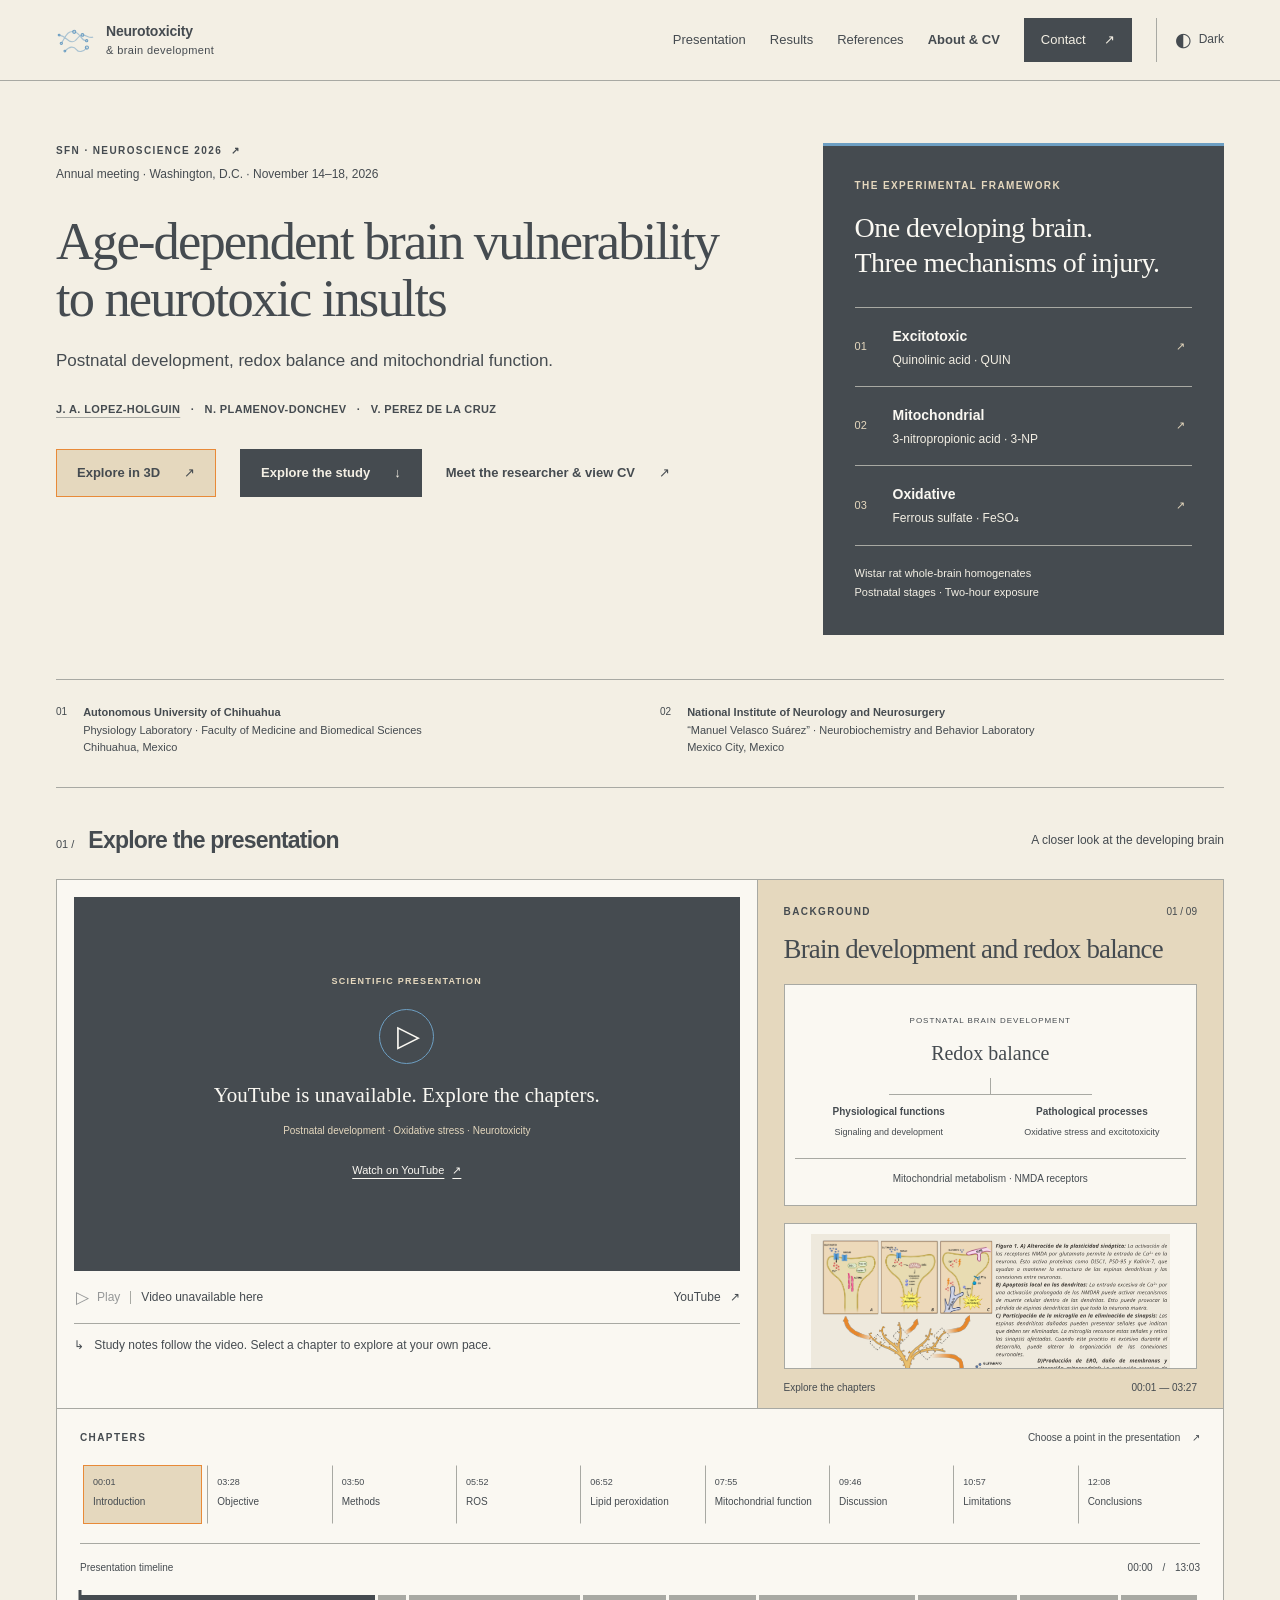
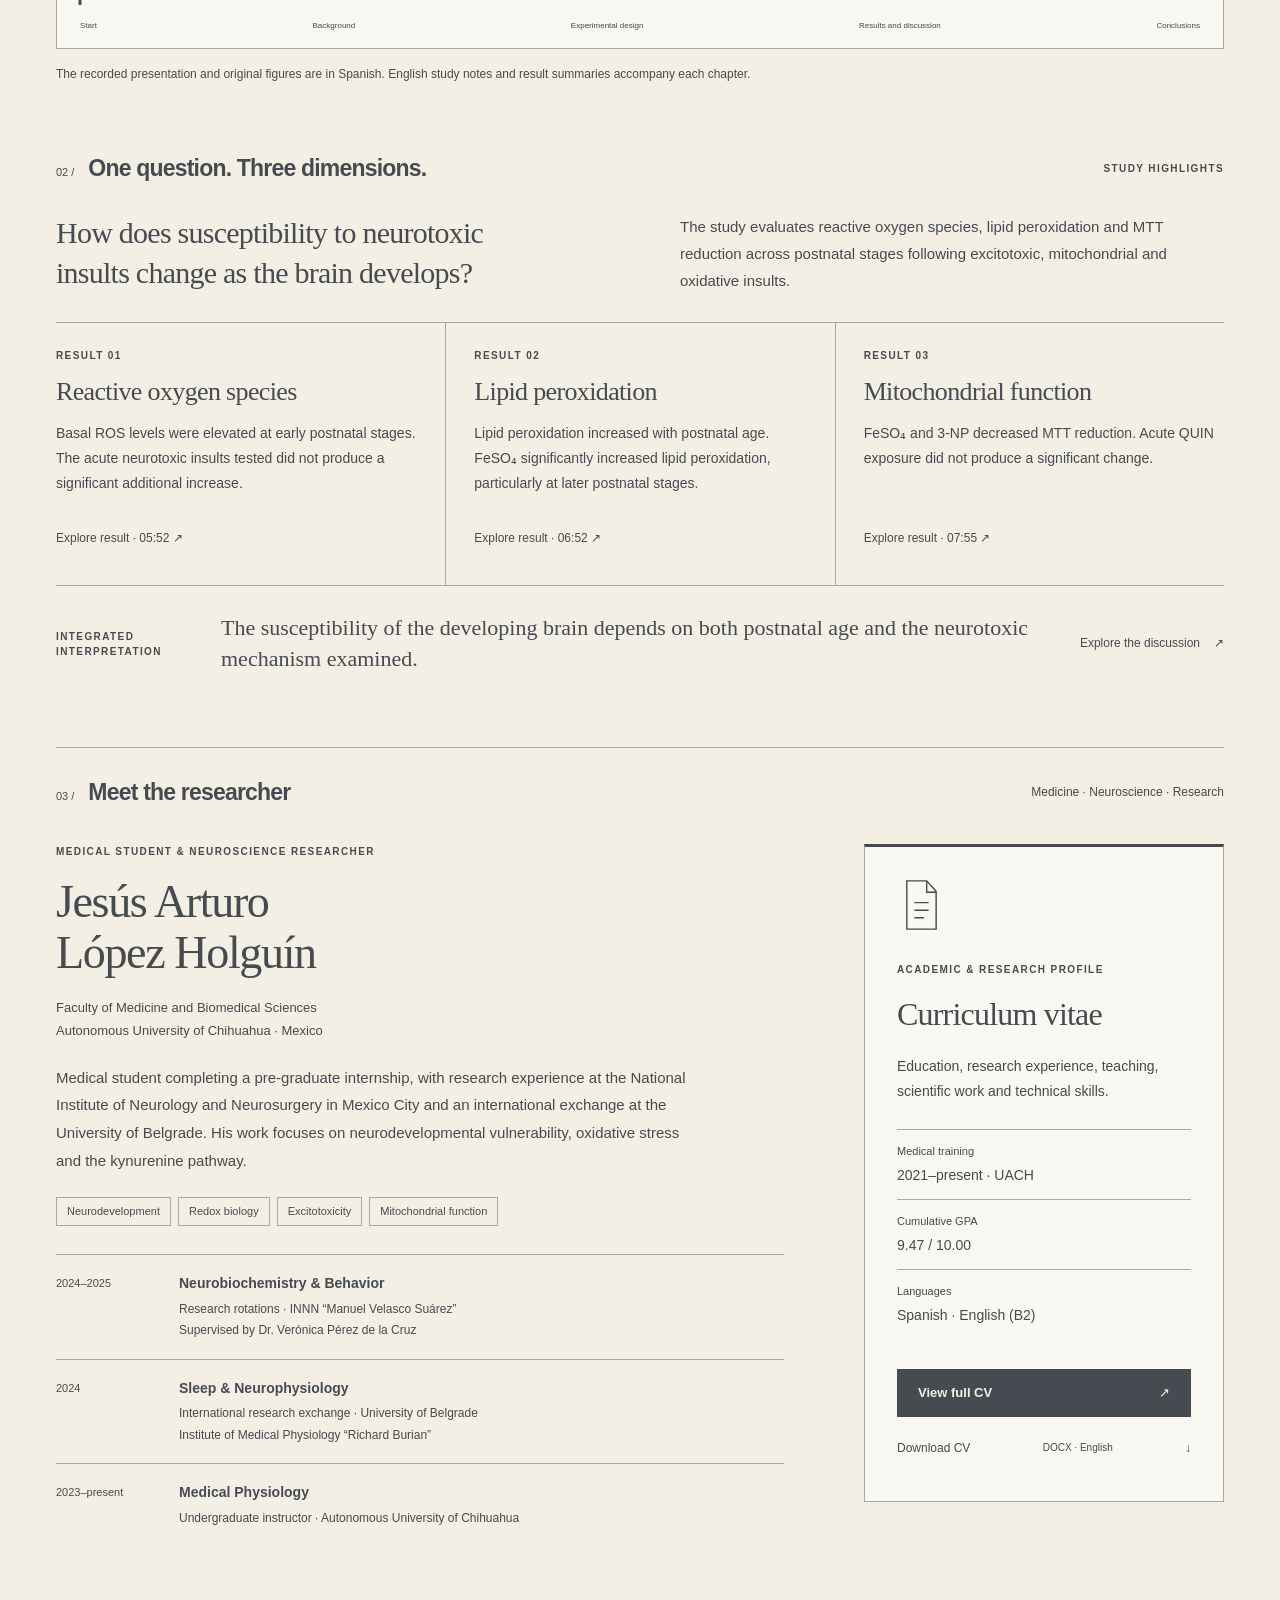
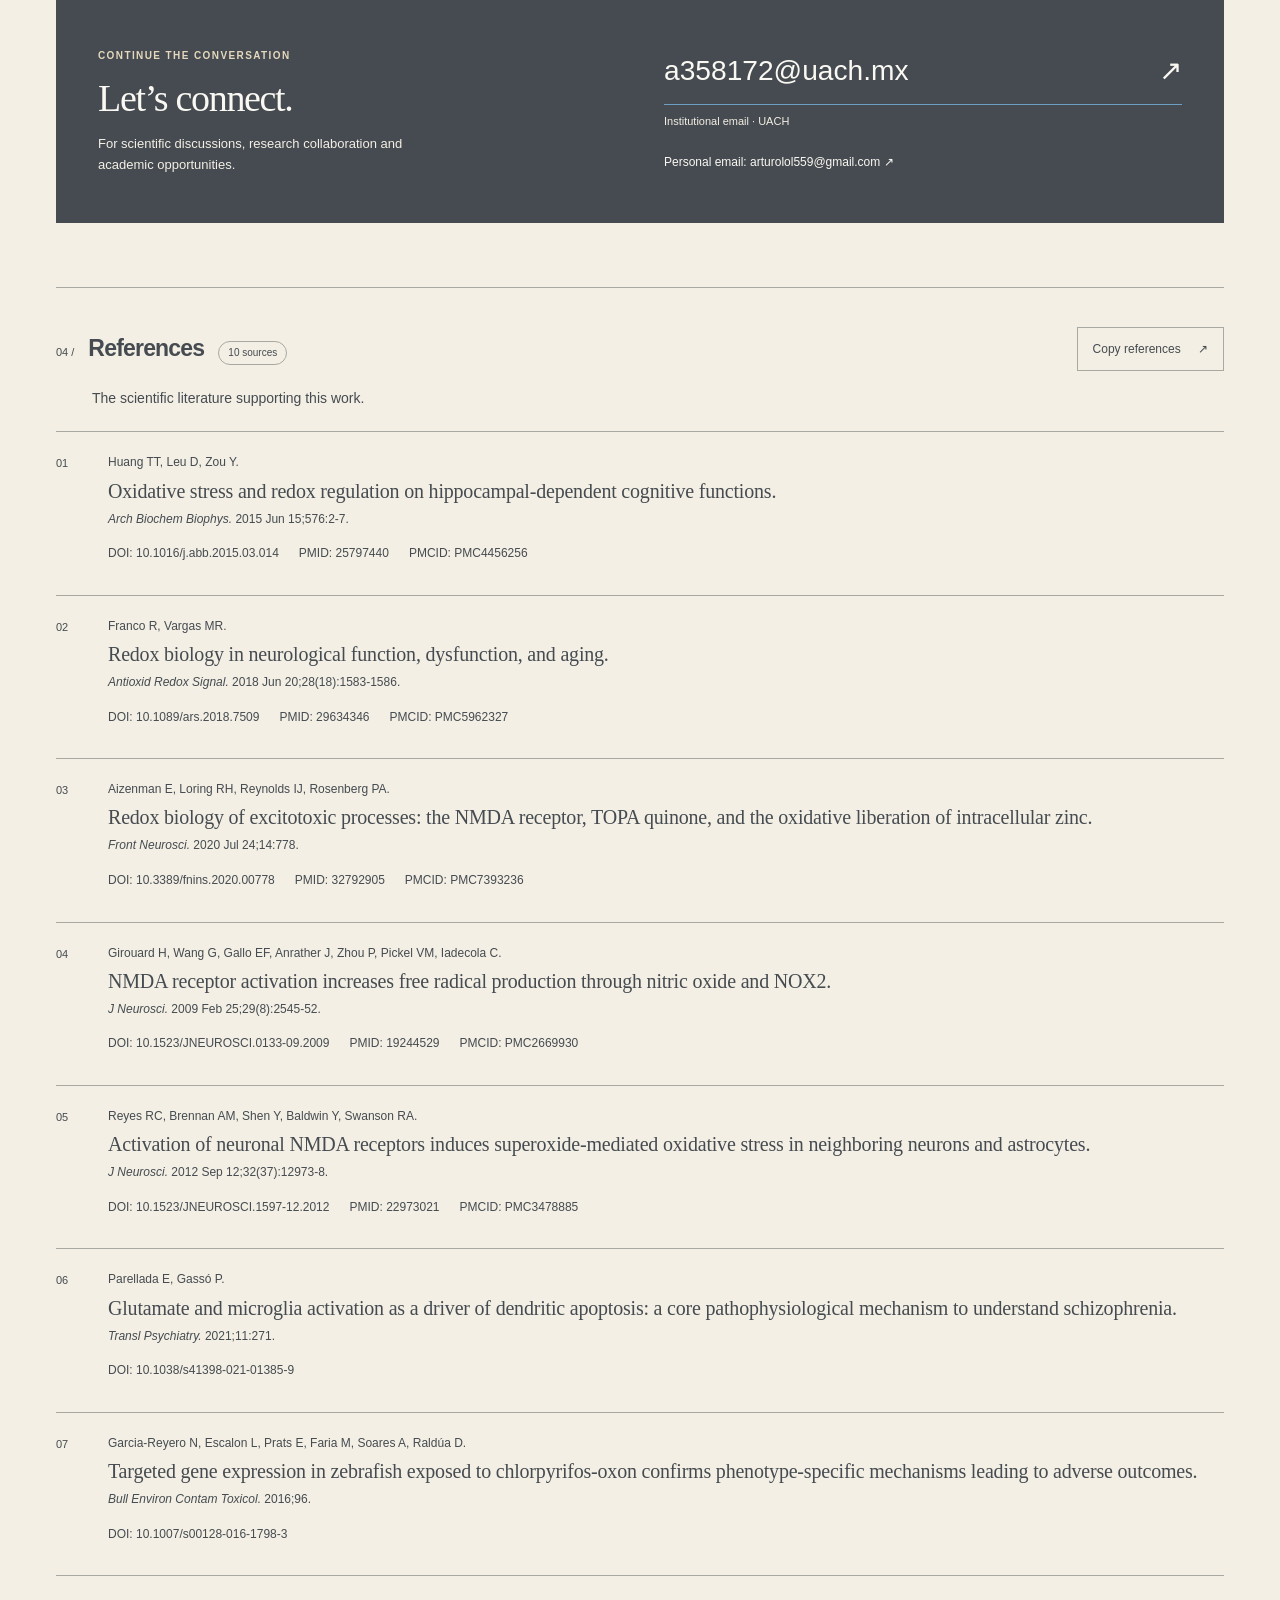
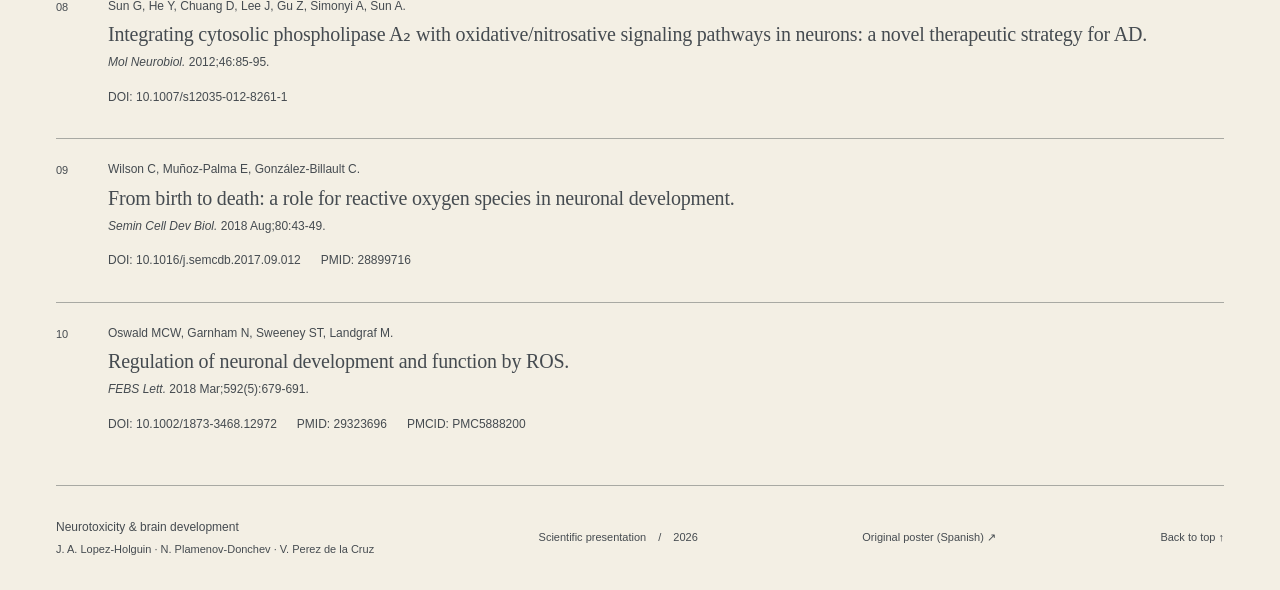
<file: index.html>
<!doctype html>
<html lang="en">
<head>
  <meta charset="utf-8">
  <meta name="viewport" content="width=device-width, initial-scale=1">
  <meta name="description" content="Age-dependent brain vulnerability to neurotoxic insults. Interactive scientific presentation with video, synchronized results and supporting references.">
  <meta name="referrer" content="strict-origin-when-cross-origin">
  <meta property="og:type" content="website">
  <meta property="og:locale" content="en_US">
  <meta property="og:title" content="Age-dependent brain vulnerability to neurotoxic insults">
  <meta property="og:description" content="Postnatal development, redox balance and susceptibility to neurotoxic insults. Explore the study and meet researcher Jesús Arturo López Holguín.">
  <meta name="theme-color" content="#F3EFE4">
  <title>Brain Development & Neurotoxicity | Arturo López Holguín · SfN 2026</title>
  <link rel="icon" href="data:image/svg+xml,%3Csvg xmlns='http://www.w3.org/2000/svg' viewBox='0 0 40 40'%3E%3Crect width='40' height='40' rx='8' fill='%23454B50'/%3E%3Cpath d='M10 29V11l20 18V11' stroke='%23FAF8F2' stroke-width='3' fill='none'/%3E%3C/svg%3E">
  <link rel="stylesheet" href="style.css?v=20261015-palette">
  <script src="script.js?v=20261015-palette" defer></script>
</head>
<body>
  <a class="skip-link" href="#presentation">Skip to the presentation</a>
  <header class="site-header">
    <div class="container header-inner">
      <a class="brand" href="#top" aria-label="Neurotoxicity and brain development. Home">
        <svg class="neural-mark" viewBox="0 0 180 180" aria-hidden="true"><g fill="none" stroke="currentColor" stroke-width="5"><path d="M24 105C43 76 50 46 82 53s31 45 56 40M14 68c34 5 34 29 58 30s25-32 47-31 31 18 48 9M40 140c22-25 42-21 52-7s31 11 47-9" opacity=".55"/><circle cx="24" cy="105" r="5"/><circle cx="82" cy="53" r="7"/><circle cx="138" cy="93" r="5"/><circle cx="14" cy="68" r="4"/><circle cx="119" cy="67" r="6"/><circle cx="40" cy="140" r="4"/><circle cx="139" cy="124" r="7"/></g></svg>
        <span>Neurotoxicity <span class="brand-secondary">& brain development</span></span>
      </a>
      <nav class="top-nav" aria-label="Main navigation">
        <a href="#presentation">Presentation</a>
        <a href="#results">Results</a>
        <a href="#references">References</a>
        <a class="profile-nav" href="#about">About &amp; CV</a>
        <a class="contact-nav" href="#contact">Contact <span aria-hidden="true">↗</span></a>
      </nav>
      <button id="themeButton" class="theme-button" type="button" aria-label="Switch to dark mode"><span class="theme-symbol" aria-hidden="true">◐</span><span class="theme-label">Dark</span></button>
    </div>
  </header>

  <main id="top" class="container">
    <section class="hero" aria-labelledby="project-title">
      <div class="hero-heading">
        <a class="eyebrow meeting-link" href="https://www.sfn.org/meetings/neuroscience-2026" target="_blank" rel="noopener noreferrer">SfN · Neuroscience 2026 <span aria-hidden="true">↗</span></a>
        <p class="meeting-detail">Annual meeting · Washington, D.C. · November 14–18, 2026</p>
        <h1 id="project-title"><em>Age-dependent</em> brain vulnerability to neurotoxic insults</h1>
        <p class="hero-description">Postnatal development, redox balance and mitochondrial function.</p>
        <p class="project-authors"><a href="#about" aria-label="About Jesús Arturo López Holguín">J. A. LOPEZ-HOLGUIN</a> <span>·</span> N. PLAMENOV-DONCHEV <span>·</span> V. PEREZ DE LA CRUZ</p>
        <div class="hero-actions"><a class="primary-button experience-button" href="https://a358172-creator.github.io/qr/" target="_blank" rel="noopener noreferrer" aria-describedby="experience-description">Explore in 3D <span aria-hidden="true">↗</span></a><a class="primary-button" href="#presentation">Explore the study <span aria-hidden="true">↓</span></a><a class="text-button" href="#about">Meet the researcher &amp; view CV <span aria-hidden="true">↗</span></a></div>
        <p id="experience-description" class="sr-only">Explore interactive 3D models of pathophysiology and experimental design. Opens in a new tab.</p>
      </div>
      <aside class="study-framework" aria-labelledby="framework-title">
        <p class="eyebrow">The experimental framework</p>
        <h2 id="framework-title">One developing brain.<br>Three mechanisms of injury.</h2>
        <ol class="framework-list">
          <li><span>01</span><div><strong>Excitotoxic</strong><p>Quinolinic acid · QUIN</p></div><span aria-hidden="true">↗</span></li>
          <li><span>02</span><div><strong>Mitochondrial</strong><p>3-nitropropionic acid · 3-NP</p></div><span aria-hidden="true">↗</span></li>
          <li><span>03</span><div><strong>Oxidative</strong><p>Ferrous sulfate · FeSO₄</p></div><span aria-hidden="true">↗</span></li>
        </ol>
        <p class="framework-footnote">Wistar rat whole-brain homogenates<br>Postnatal stages · Two-hour exposure</p>
      </aside>
      <div class="affiliations">
        <p><span class="affiliation-number">01</span><span><strong>Autonomous University of Chihuahua</strong><br>Physiology Laboratory · Faculty of Medicine and Biomedical Sciences<br>Chihuahua, Mexico</span></p>
        <p><span class="affiliation-number">02</span><span><strong>National Institute of Neurology and Neurosurgery</strong><br>“Manuel Velasco Suárez” · Neurobiochemistry and Behavior Laboratory<br>Mexico City, Mexico</span></p>
      </div>
    </section>

    <section id="presentation" class="presentation" aria-labelledby="presentation-title">
      <div class="section-heading">
        <div class="heading-group"><span class="section-number">01 /</span><h2 id="presentation-title">Explore the presentation</h2></div>
        <p class="section-note">A closer look at the developing brain</p>
      </div>
      <div class="presentation-workspace">
        <div class="media-column">
          <div class="video-frame" id="video-frame" aria-busy="true">
            <div id="youtube-player"></div>
            <div id="video-placeholder" class="video-placeholder" role="status">
              <span class="eyebrow" lang="en">Scientific presentation</span>
              <span class="placeholder-play" aria-hidden="true">▷</span>
              <p id="video-status">Loading the presentation…</p>
              <span class="video-placeholder-note">Postnatal development · Oxidative stress · Neurotoxicity</span>
              <a class="placeholder-link" data-video-link href="https://www.youtube.com/watch?v=DtUZBM2LZTA" target="_blank" rel="noopener noreferrer">Watch on YouTube <span aria-hidden="true">↗</span></a>
            </div>
          </div>
          <div class="video-toolbar">
            <div class="playback-info"><button id="playButton" class="play-button" type="button" disabled aria-label="Play video"><span id="play-icon" aria-hidden="true">▷</span><span id="play-label">Play</span></button><span class="toolbar-divider" aria-hidden="true"></span><span id="playback-status" role="status">Connecting to YouTube</span></div>
            <a data-video-link href="https://www.youtube.com/watch?v=DtUZBM2LZTA" target="_blank" rel="noopener noreferrer" aria-label="Open the presentation on YouTube in a new tab">YouTube <span aria-hidden="true">↗</span></a>
          </div>
          <p class="presentation-hint"><span aria-hidden="true">↳</span> Study notes follow the video. Select a chapter to explore at your own pace.</p>
        </div>
        <aside class="active-panel" aria-labelledby="active-title">
          <div class="panel-topline"><p id="active-eyebrow" class="eyebrow">Background</p><span id="active-index" class="panel-index">01 / 09</span></div>
          <div id="active-content" class="active-content" tabindex="0" role="region" aria-labelledby="active-title"><h3 id="active-title">Brain development and redox balance</h3><p>Explore the role of reactive oxygen species throughout postnatal development.</p></div>
          <div class="panel-bottomline"><span id="panel-mode"><span class="status-dot" aria-hidden="true"></span> Chapter content</span><span id="active-time">00:01 — 03:27</span></div>
        </aside>
      </div>
      <p id="chapter-announcement" class="sr-only" role="status" aria-live="polite" aria-atomic="true"></p>
      <div class="presentation-navigation">
        <div class="chapters-heading"><span class="eyebrow">Chapters</span><span class="navigation-hint">Choose a point in the presentation <span aria-hidden="true">↗</span></span></div>
        <nav id="chapters" class="chapters" aria-label="Presentation chapters"></nav>
        <div class="timeline-area">
          <div class="timeline-heading"><label for="timeline-seek">Presentation timeline</label><span class="timecode"><span id="current-time">00:00</span> <span class="time-separator">/</span> <span id="total-time">13:03</span></span></div>
          <div class="timeline-control" id="timeline-control">
            <div id="timeline-segments" class="timeline-segments" aria-hidden="true"></div>
            <div id="timeline-progress" class="timeline-progress" aria-hidden="true"></div>
            <div id="timeline-position" class="timeline-position" aria-hidden="true"></div>
            <input id="timeline-seek" class="timeline-seek" type="range" min="0" max="783" value="0" step="1" aria-label="Video position" aria-valuetext="00:00, Introduction">
          </div>
          <div class="timeline-labels" aria-hidden="true"><span>Start</span><span>Background</span><span>Experimental design</span><span>Results and discussion</span><span>Conclusions</span></div>
        </div>
      </div>
      <p class="source-language-note">The recorded presentation and original figures are in Spanish. English study notes and result summaries accompany each chapter.</p>
      <noscript><p class="noscript-message">Enable JavaScript to synchronize the video and explore the chapters. You can <a href="https://www.youtube.com/watch?v=DtUZBM2LZTA">watch the presentation on YouTube</a> and read all references below.</p></noscript>
    </section>

    <section id="results" class="results-section" aria-labelledby="results-title">
      <div class="section-heading"><div class="heading-group"><span class="section-number">02 /</span><h2 id="results-title">One question. Three dimensions.</h2></div><span class="eyebrow">Study highlights</span></div>
      <div class="study-overview"><p class="study-question">How does susceptibility to neurotoxic insults change as the brain develops?</p><p>The study evaluates reactive oxygen species, lipid peroxidation and MTT reduction across postnatal stages following excitotoxic, mitochondrial and oxidative insults.</p></div>
      <div id="result-summaries" class="result-summaries"></div>
      <div class="study-takeaway"><span class="eyebrow">Integrated interpretation</span><p lang="en">The susceptibility of the developing brain depends on both postnatal age and the neurotoxic mechanism examined.</p><a href="#presentation" data-section="discussion">Explore the discussion <span aria-hidden="true">↗</span></a></div>
    </section>

    <section id="about" class="about-section" aria-labelledby="about-title">
      <div class="section-heading"><div class="heading-group"><span class="section-number">03 /</span><h2 id="about-title">Meet the researcher</h2></div><p class="section-note">Medicine · Neuroscience · Research</p></div>
      <div class="profile-layout">
        <div class="profile-copy">
          <p class="eyebrow">Medical student &amp; neuroscience researcher</p>
          <h3>Jesús Arturo<br>López Holguín</h3>
          <p class="profile-affiliation">Faculty of Medicine and Biomedical Sciences<br>Autonomous University of Chihuahua · Mexico</p>
          <p class="profile-bio">Medical student completing a pre-graduate internship, with research experience at the National Institute of Neurology and Neurosurgery in Mexico City and an international exchange at the University of Belgrade. His work focuses on neurodevelopmental vulnerability, oxidative stress and the kynurenine pathway.</p>
          <div class="profile-interests" aria-label="Selected research interests"><span>Neurodevelopment</span><span>Redox biology</span><span>Excitotoxicity</span><span>Mitochondrial function</span></div>
          <div class="profile-experience">
            <div><span class="experience-date">2024–2025</span><div><h4>Neurobiochemistry &amp; Behavior</h4><p>Research rotations · INNN “Manuel Velasco Suárez”<br>Supervised by Dr. Verónica Pérez de la Cruz</p></div></div>
            <div><span class="experience-date">2024</span><div><h4>Sleep &amp; Neurophysiology</h4><p>International research exchange · University of Belgrade<br>Institute of Medical Physiology “Richard Burian”</p></div></div>
            <div><span class="experience-date">2023–present</span><div><h4>Medical Physiology</h4><p>Undergraduate instructor · Autonomous University of Chihuahua</p></div></div>
          </div>
        </div>
        <aside class="cv-card" aria-labelledby="cv-card-title">
          <svg class="document-mark" viewBox="0 0 48 56" fill="none" aria-hidden="true"><path d="M9 2h21l10 11v40H9zM30 2v12h10M17 25h15M17 33h15M17 41h10" stroke="currentColor" stroke-width="1.5"/></svg>
          <p class="eyebrow">Academic &amp; research profile</p>
          <h3 id="cv-card-title">Curriculum vitae</h3>
          <p>Education, research experience, teaching, scientific work and technical skills.</p>
          <dl class="cv-highlights"><div><dt>Medical training</dt><dd>2021–present · UACH</dd></div><div><dt>Cumulative GPA</dt><dd>9.47 / 10.00</dd></div><div><dt>Languages</dt><dd>Spanish · English (B2)</dd></div></dl>
          <a class="primary-button" href="cv.html">View full CV <span aria-hidden="true">↗</span></a>
          <a class="download-link" href="assets/CV_Arturo_Lopez_EN.docx" download>Download CV <span class="file-type">DOCX · English</span><span aria-hidden="true">↓</span></a>
        </aside>
      </div>
    </section>

    <section id="contact" class="contact-section" aria-labelledby="contact-title">
      <div class="contact-copy"><p class="eyebrow">Continue the conversation</p><h2 id="contact-title">Let’s connect.</h2><p>For scientific discussions, research collaboration and academic opportunities.</p></div>
      <div class="contact-details"><a class="contact-email" href="mailto:a358172@uach.mx">a358172@uach.mx <span aria-hidden="true">↗</span></a><p>Institutional email · UACH</p><a class="secondary-email" href="mailto:arturolol559@gmail.com">Personal email: arturolol559@gmail.com <span aria-hidden="true">↗</span></a></div>
    </section>

    <section id="references" class="references-section" aria-labelledby="references-title">
      <div class="section-heading references-heading"><div class="heading-group"><span class="section-number">04 /</span><h2 id="references-title">References</h2><span id="count" class="count">10 sources</span></div><button id="copyButton" type="button" class="outline-button">Copy references <span aria-hidden="true">↗</span></button></div>
      <p class="references-intro">The scientific literature supporting this work.</p>
      <div class="references" id="reference-list">
        <!-- All ten references remain accessible without JavaScript. -->
        <article class="reference">
          <span class="ref-number">01</span>
          <div class="reference-body"><p class="authors">Huang TT, Leu D, Zou Y.</p><h3 class="title">Oxidative stress and redox regulation on hippocampal-dependent cognitive functions.</h3><p class="citation"><i>Arch Biochem Biophys.</i> 2015 Jun 15;576:2-7.</p><nav class="links" aria-label="Links for reference 1"><a href="https://doi.org/10.1016/j.abb.2015.03.014" target="_blank" rel="noopener noreferrer">DOI: 10.1016/j.abb.2015.03.014</a> <a href="https://pubmed.ncbi.nlm.nih.gov/25797440/" target="_blank" rel="noopener noreferrer">PMID: 25797440</a> <a href="https://pmc.ncbi.nlm.nih.gov/articles/PMC4456256/" target="_blank" rel="noopener noreferrer">PMCID: PMC4456256</a></nav></div>
        </article>
        <article class="reference">
          <span class="ref-number">02</span>
          <div class="reference-body"><p class="authors">Franco R, Vargas MR.</p><h3 class="title">Redox biology in neurological function, dysfunction, and aging.</h3><p class="citation"><i>Antioxid Redox Signal.</i> 2018 Jun 20;28(18):1583-1586.</p><nav class="links" aria-label="Links for reference 2"><a href="https://doi.org/10.1089/ars.2018.7509" target="_blank" rel="noopener noreferrer">DOI: 10.1089/ars.2018.7509</a> <a href="https://pubmed.ncbi.nlm.nih.gov/29634346/" target="_blank" rel="noopener noreferrer">PMID: 29634346</a> <a href="https://pmc.ncbi.nlm.nih.gov/articles/PMC5962327/" target="_blank" rel="noopener noreferrer">PMCID: PMC5962327</a></nav></div>
        </article>
        <article class="reference">
          <span class="ref-number">03</span>
          <div class="reference-body"><p class="authors">Aizenman E, Loring RH, Reynolds IJ, Rosenberg PA.</p><h3 class="title">Redox biology of excitotoxic processes: the NMDA receptor, TOPA quinone, and the oxidative liberation of intracellular zinc.</h3><p class="citation"><i>Front Neurosci.</i> 2020 Jul 24;14:778.</p><nav class="links" aria-label="Links for reference 3"><a href="https://doi.org/10.3389/fnins.2020.00778" target="_blank" rel="noopener noreferrer">DOI: 10.3389/fnins.2020.00778</a> <a href="https://pubmed.ncbi.nlm.nih.gov/32792905/" target="_blank" rel="noopener noreferrer">PMID: 32792905</a> <a href="https://pmc.ncbi.nlm.nih.gov/articles/PMC7393236/" target="_blank" rel="noopener noreferrer">PMCID: PMC7393236</a></nav></div>
        </article>
        <article class="reference">
          <span class="ref-number">04</span>
          <div class="reference-body"><p class="authors">Girouard H, Wang G, Gallo EF, Anrather J, Zhou P, Pickel VM, Iadecola C.</p><h3 class="title">NMDA receptor activation increases free radical production through nitric oxide and NOX2.</h3><p class="citation"><i>J Neurosci.</i> 2009 Feb 25;29(8):2545-52.</p><nav class="links" aria-label="Links for reference 4"><a href="https://doi.org/10.1523/JNEUROSCI.0133-09.2009" target="_blank" rel="noopener noreferrer">DOI: 10.1523/JNEUROSCI.0133-09.2009</a> <a href="https://pubmed.ncbi.nlm.nih.gov/19244529/" target="_blank" rel="noopener noreferrer">PMID: 19244529</a> <a href="https://pmc.ncbi.nlm.nih.gov/articles/PMC2669930/" target="_blank" rel="noopener noreferrer">PMCID: PMC2669930</a></nav></div>
        </article>
        <article class="reference">
          <span class="ref-number">05</span>
          <div class="reference-body"><p class="authors">Reyes RC, Brennan AM, Shen Y, Baldwin Y, Swanson RA.</p><h3 class="title">Activation of neuronal NMDA receptors induces superoxide-mediated oxidative stress in neighboring neurons and astrocytes.</h3><p class="citation"><i>J Neurosci.</i> 2012 Sep 12;32(37):12973-8.</p><nav class="links" aria-label="Links for reference 5"><a href="https://doi.org/10.1523/JNEUROSCI.1597-12.2012" target="_blank" rel="noopener noreferrer">DOI: 10.1523/JNEUROSCI.1597-12.2012</a> <a href="https://pubmed.ncbi.nlm.nih.gov/22973021/" target="_blank" rel="noopener noreferrer">PMID: 22973021</a> <a href="https://pmc.ncbi.nlm.nih.gov/articles/PMC3478885/" target="_blank" rel="noopener noreferrer">PMCID: PMC3478885</a></nav></div>
        </article>
        <article class="reference">
          <span class="ref-number">06</span>
          <div class="reference-body"><p class="authors">Parellada E, Gassó P.</p><h3 class="title">Glutamate and microglia activation as a driver of dendritic apoptosis: a core pathophysiological mechanism to understand schizophrenia.</h3><p class="citation"><i>Transl Psychiatry.</i> 2021;11:271.</p><nav class="links" aria-label="Links for reference 6"><a href="https://doi.org/10.1038/s41398-021-01385-9" target="_blank" rel="noopener noreferrer">DOI: 10.1038/s41398-021-01385-9</a></nav></div>
        </article>
        <article class="reference">
          <span class="ref-number">07</span>
          <div class="reference-body"><p class="authors">Garcia-Reyero N, Escalon L, Prats E, Faria M, Soares A, Raldúa D.</p><h3 class="title">Targeted gene expression in zebrafish exposed to chlorpyrifos-oxon confirms phenotype-specific mechanisms leading to adverse outcomes.</h3><p class="citation"><i>Bull Environ Contam Toxicol.</i> 2016;96.</p><nav class="links" aria-label="Links for reference 7"><a href="https://doi.org/10.1007/s00128-016-1798-3" target="_blank" rel="noopener noreferrer">DOI: 10.1007/s00128-016-1798-3</a></nav></div>
        </article>
        <article class="reference">
          <span class="ref-number">08</span>
          <div class="reference-body"><p class="authors">Sun G, He Y, Chuang D, Lee J, Gu Z, Simonyi A, Sun A.</p><h3 class="title">Integrating cytosolic phospholipase A₂ with oxidative/nitrosative signaling pathways in neurons: a novel therapeutic strategy for AD.</h3><p class="citation"><i>Mol Neurobiol.</i> 2012;46:85-95.</p><nav class="links" aria-label="Links for reference 8"><a href="https://doi.org/10.1007/s12035-012-8261-1" target="_blank" rel="noopener noreferrer">DOI: 10.1007/s12035-012-8261-1</a></nav></div>
        </article>
        <article class="reference">
          <span class="ref-number">09</span>
          <div class="reference-body"><p class="authors">Wilson C, Muñoz-Palma E, González-Billault C.</p><h3 class="title">From birth to death: a role for reactive oxygen species in neuronal development.</h3><p class="citation"><i>Semin Cell Dev Biol.</i> 2018 Aug;80:43-49.</p><nav class="links" aria-label="Links for reference 9"><a href="https://doi.org/10.1016/j.semcdb.2017.09.012" target="_blank" rel="noopener noreferrer">DOI: 10.1016/j.semcdb.2017.09.012</a> <a href="https://pubmed.ncbi.nlm.nih.gov/28899716/" target="_blank" rel="noopener noreferrer">PMID: 28899716</a></nav></div>
        </article>
        <article class="reference">
          <span class="ref-number">10</span>
          <div class="reference-body"><p class="authors">Oswald MCW, Garnham N, Sweeney ST, Landgraf M.</p><h3 class="title">Regulation of neuronal development and function by ROS.</h3><p class="citation"><i>FEBS Lett.</i> 2018 Mar;592(5):679-691.</p><nav class="links" aria-label="Links for reference 10"><a href="https://doi.org/10.1002/1873-3468.12972" target="_blank" rel="noopener noreferrer">DOI: 10.1002/1873-3468.12972</a> <a href="https://pubmed.ncbi.nlm.nih.gov/29323696/" target="_blank" rel="noopener noreferrer">PMID: 29323696</a> <a href="https://pmc.ncbi.nlm.nih.gov/articles/PMC5888200/" target="_blank" rel="noopener noreferrer">PMCID: PMC5888200</a></nav></div>
        </article>
      </div>
    </section>
    <footer class="site-footer"><div><strong>Neurotoxicity & brain development</strong><span>J. A. Lopez-Holguin · N. Plamenov-Donchev · V. Perez de la Cruz</span></div><p><span lang="en">Scientific presentation</span> <span aria-hidden="true">/</span> 2026</p><a href="assets/poster.svg" target="_blank" rel="noopener noreferrer">Original poster (Spanish) ↗</a><a href="#top">Back to top ↑</a></footer>
  </main>

  <dialog id="figure-modal" class="figure-modal" aria-labelledby="modal-title" aria-describedby="modal-description">
    <div class="modal-shell"><div class="modal-header"><div><p class="eyebrow">Original study figure · Spanish</p><h2 id="modal-title"></h2></div><button id="modal-close" type="button" class="modal-close" aria-label="Close expanded figure" autofocus>×</button></div><div id="modal-visual" class="modal-visual"></div><p id="modal-description" class="modal-description">The video is paused. You can resume it after closing this figure.</p></div>
  </dialog>
  <div id="toast" class="toast" role="status" aria-live="polite"></div>
</body>
</html>
</file>
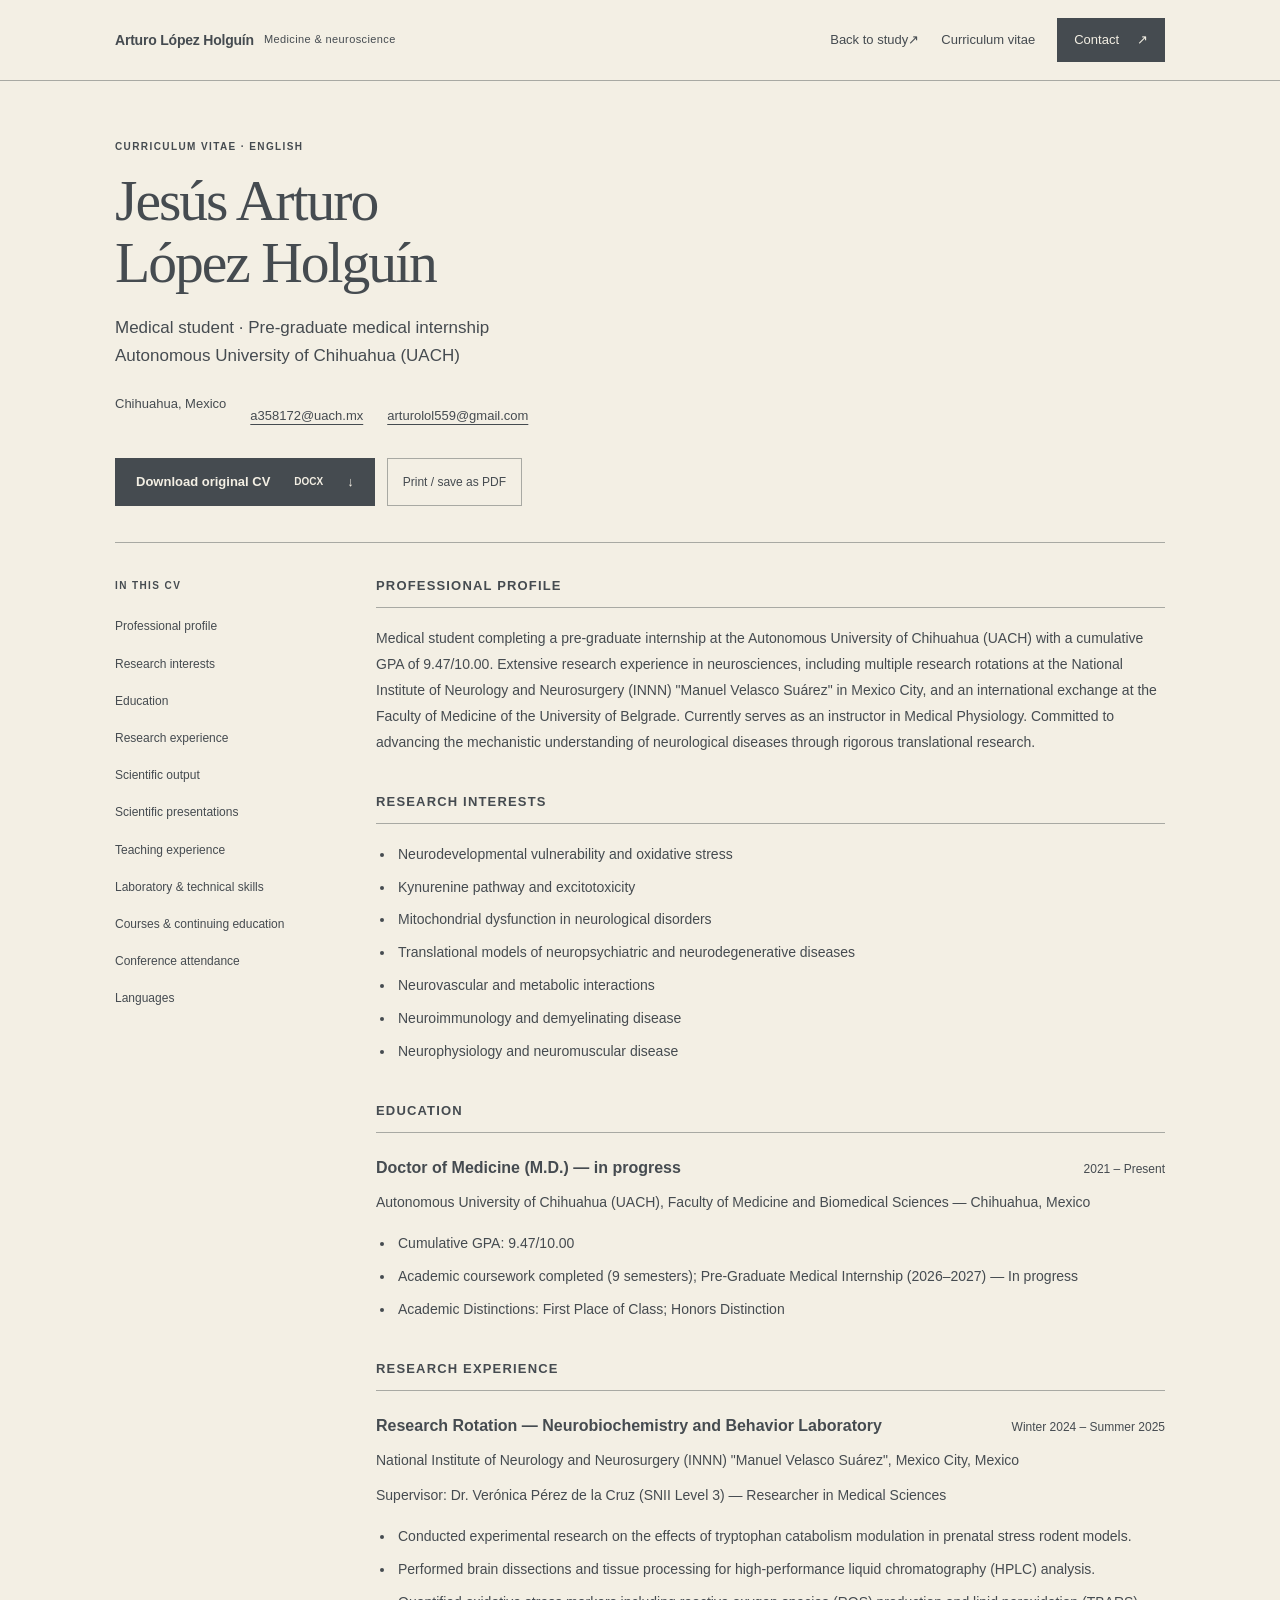
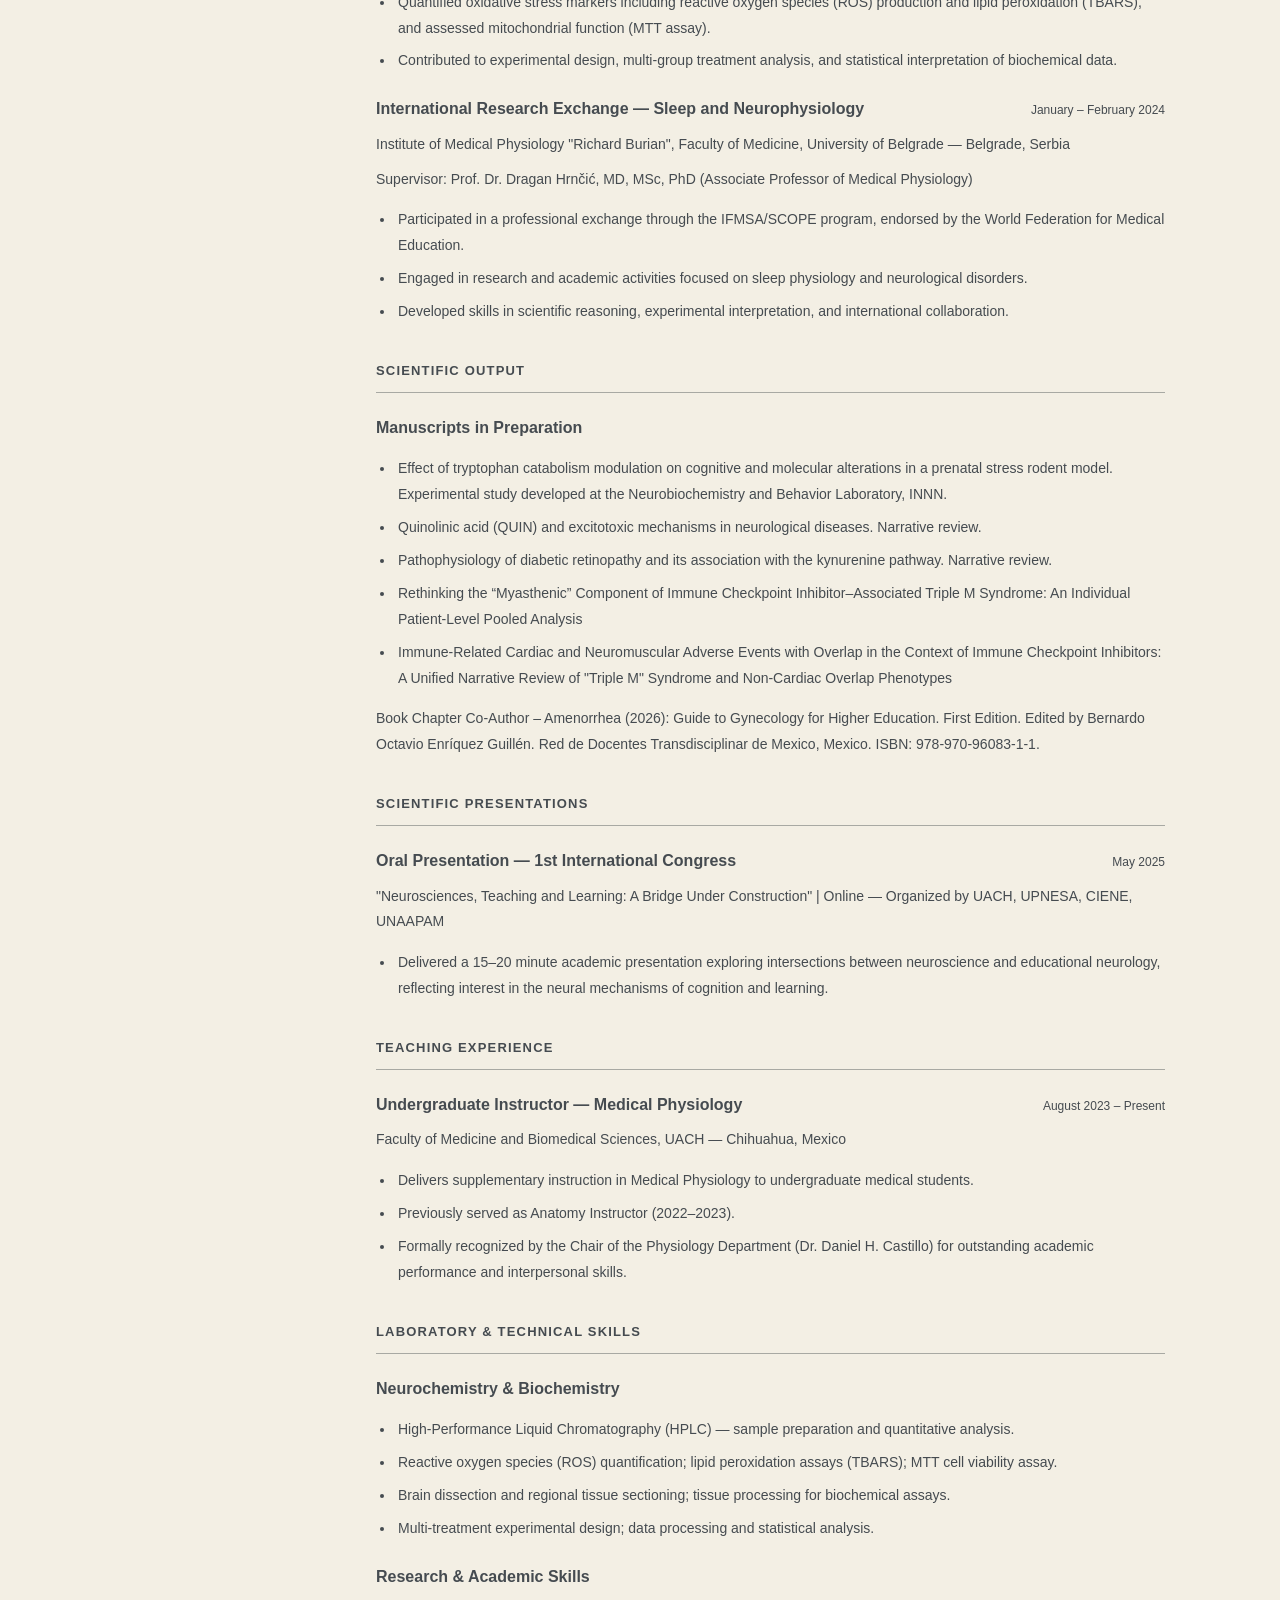
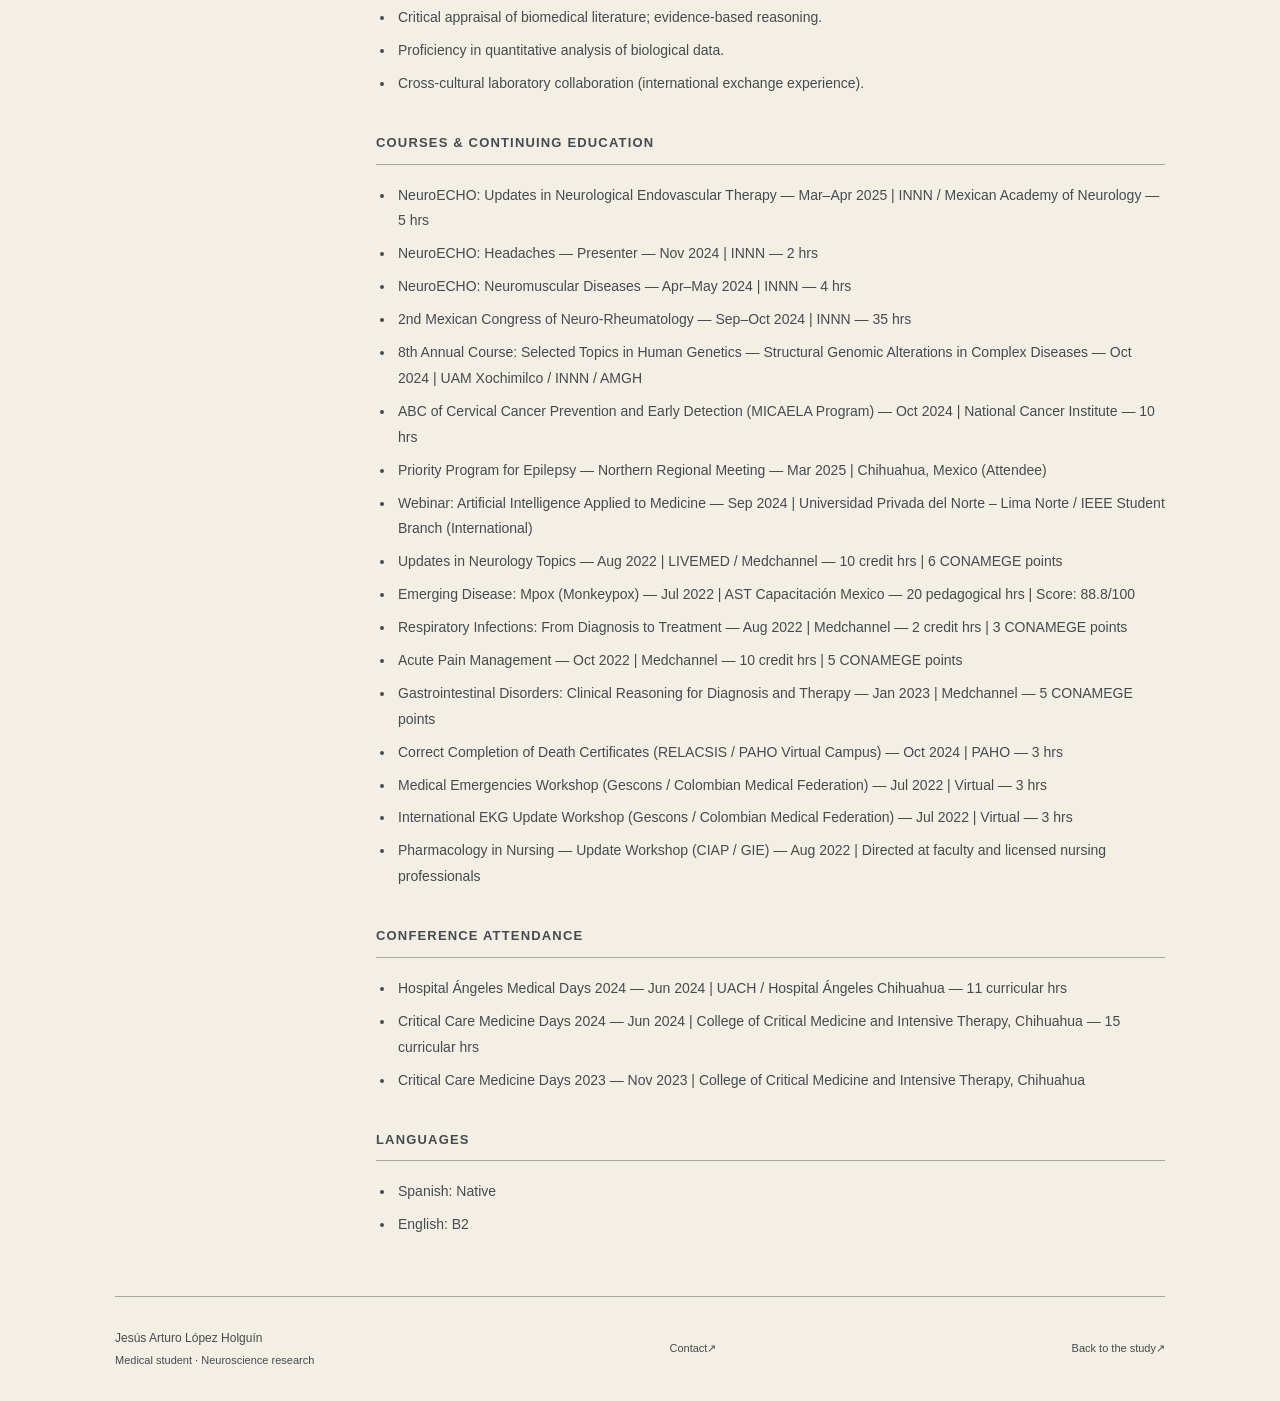
<file: cv.html>
<!doctype html>
<html lang="en">
<head>
  <meta charset="utf-8">
  <meta name="viewport" content="width=device-width, initial-scale=1">
  <meta name="description" content="Curriculum vitae of Jesús Arturo López Holguín. Medical training, neuroscience research, teaching and scientific work at UACH, INNN and the University of Belgrade.">
  <meta name="theme-color" content="#F3EFE4">
  <title>Curriculum Vitae | Jesús Arturo López Holguín</title>
  <link rel="stylesheet" href="style.css?v=20261015-palette">
  <script src="cv.js" defer></script>
</head>
<body class="cv-page">
  <a class="skip-link" href="#cv-content">Skip to curriculum vitae</a>
  <header class="site-header"><div class="cv-container header-inner">
    <a class="brand" href="index.html">Arturo López Holguín<span class="brand-secondary">Medicine &amp; neuroscience</span></a>
    <nav class="top-nav" aria-label="Main navigation"><a href="index.html">Back to study <span aria-hidden="true">↗</span></a><a href="#profile" aria-current="page">Curriculum vitae</a><a class="contact-nav" href="index.html#contact">Contact <span aria-hidden="true">↗</span></a></nav>
  </div></header>
  <main class="cv-container">
    <div class="cv-hero">
      <p class="eyebrow">Curriculum vitae · English</p>
      <h1>Jesús Arturo<br>López Holguín</h1>
      <p class="hero-description">Medical student · Pre-graduate medical internship<br>Autonomous University of Chihuahua (UACH)</p>
      <div class="cv-contact-links"><span>Chihuahua, Mexico</span><a href="mailto:a358172@uach.mx">a358172@uach.mx</a><a href="mailto:arturolol559@gmail.com">arturolol559@gmail.com</a></div>
      <div class="cv-actions"><a class="primary-button" href="assets/CV_Arturo_Lopez_EN.docx" download>Download original CV <span class="file-type">DOCX</span><span aria-hidden="true">↓</span></a><button class="outline-button" id="printCv" type="button" hidden>Print / save as PDF</button></div>
    </div>
    <div class="cv-layout">
      <nav class="cv-nav" aria-label="CV sections"><p class="eyebrow">In this CV</p><div class="cv-nav-links"><a href="#profile">Professional profile</a>
<a href="#interests">Research interests</a>
<a href="#education">Education</a>
<a href="#research">Research experience</a>
<a href="#scientific-output">Scientific output</a>
<a href="#presentations">Scientific presentations</a>
<a href="#teaching">Teaching experience</a>
<a href="#skills">Laboratory &amp; technical skills</a>
<a href="#courses">Courses &amp; continuing education</a>
<a href="#conferences">Conference attendance</a>
<a href="#languages">Languages</a></div></nav>
      <div id="cv-content"><section class="cv-section" id="profile" aria-labelledby="profile-title"><h2 id="profile-title">Professional profile</h2>
<p>Medical student completing a pre-graduate internship at the Autonomous University of Chihuahua (UACH) with a cumulative GPA of 9.47/10.00. Extensive research experience in neurosciences, including multiple research rotations at the National Institute of Neurology and Neurosurgery (INNN) &quot;Manuel Velasco Suárez&quot; in Mexico City, and an international exchange at the Faculty of Medicine of the University of Belgrade. Currently serves as an instructor in Medical Physiology. Committed to advancing the mechanistic understanding of neurological diseases through rigorous translational research.</p>
</section>
<section class="cv-section" id="interests" aria-labelledby="interests-title"><h2 id="interests-title">Research interests</h2>
<ul>
<li>Neurodevelopmental vulnerability and oxidative stress</li>
<li>Kynurenine pathway and excitotoxicity</li>
<li>Mitochondrial dysfunction in neurological disorders</li>
<li>Translational models of neuropsychiatric and neurodegenerative diseases</li>
<li>Neurovascular and metabolic interactions</li>
<li>Neuroimmunology and demyelinating disease</li>
<li>Neurophysiology and neuromuscular disease</li>
</ul>
</section>
<section class="cv-section" id="education" aria-labelledby="education-title"><h2 id="education-title">Education</h2>
<h3 class="cv-entry-heading">Doctor of Medicine (M.D.) — in progress<span>2021 – Present</span></h3>
<p>Autonomous University of Chihuahua (UACH), Faculty of Medicine and Biomedical Sciences — Chihuahua, Mexico</p>
<ul>
<li>Cumulative GPA: 9.47/10.00</li>
<li>Academic coursework completed (9 semesters); Pre-Graduate Medical Internship (2026–2027) — In progress</li>
<li>Academic Distinctions: First Place of Class; Honors Distinction</li>
</ul>
</section>
<section class="cv-section" id="research" aria-labelledby="research-title"><h2 id="research-title">Research experience</h2>
<h3 class="cv-entry-heading">Research Rotation — Neurobiochemistry and Behavior Laboratory<span>Winter 2024 – Summer 2025</span></h3>
<p>National Institute of Neurology and Neurosurgery (INNN) &quot;Manuel Velasco Suárez&quot;, Mexico City, Mexico</p>
<p>Supervisor: Dr. Verónica Pérez de la Cruz (SNII Level 3) — Researcher in Medical Sciences</p>
<ul>
<li>Conducted experimental research on the effects of tryptophan catabolism modulation in prenatal stress rodent models.</li>
<li>Performed brain dissections and tissue processing for high-performance liquid chromatography (HPLC) analysis.</li>
<li>Quantified oxidative stress markers including reactive oxygen species (ROS) production and lipid peroxidation (TBARS), and assessed mitochondrial function (MTT assay).</li>
<li>Contributed to experimental design, multi-group treatment analysis, and statistical interpretation of biochemical data.</li>
</ul>
<h3 class="cv-entry-heading">International Research Exchange — Sleep and Neurophysiology<span>January – February 2024</span></h3>
<p>Institute of Medical Physiology &quot;Richard Burian&quot;, Faculty of Medicine, University of Belgrade — Belgrade, Serbia</p>
<p>Supervisor: Prof. Dr. Dragan Hrnčić, MD, MSc, PhD (Associate Professor of Medical Physiology)</p>
<ul>
<li>Participated in a professional exchange through the IFMSA/SCOPE program, endorsed by the World Federation for Medical Education.</li>
<li>Engaged in research and academic activities focused on sleep physiology and neurological disorders.</li>
<li>Developed skills in scientific reasoning, experimental interpretation, and international collaboration.</li>
</ul>
</section>
<section class="cv-section" id="scientific-output" aria-labelledby="scientific-output-title"><h2 id="scientific-output-title">Scientific output</h2>
<h3>Manuscripts in Preparation</h3>
<ul>
<li>Effect of tryptophan catabolism modulation on cognitive and molecular alterations in a prenatal stress rodent model. Experimental study developed at the Neurobiochemistry and Behavior Laboratory, INNN.</li>
<li>Quinolinic acid (QUIN) and excitotoxic mechanisms in neurological diseases. Narrative review.</li>
<li>Pathophysiology of diabetic retinopathy and its association with the kynurenine pathway. Narrative review.</li>
<li>Rethinking the “Myasthenic” Component of Immune Checkpoint Inhibitor–Associated Triple M Syndrome: An Individual Patient-Level Pooled Analysis</li>
<li>Immune-Related Cardiac and Neuromuscular Adverse Events with Overlap in the Context of Immune Checkpoint Inhibitors: A Unified Narrative Review of &quot;Triple M&quot; Syndrome and Non-Cardiac Overlap Phenotypes</li>
</ul>
<p>Book Chapter Co-Author – Amenorrhea (2026): Guide to Gynecology for Higher Education. First Edition. Edited by Bernardo Octavio Enríquez Guillén. Red de Docentes Transdisciplinar de Mexico, Mexico. ISBN: 978-970-96083-1-1.</p>
</section>
<section class="cv-section" id="presentations" aria-labelledby="presentations-title"><h2 id="presentations-title">Scientific presentations</h2>
<h3 class="cv-entry-heading">Oral Presentation — 1st International Congress<span>May 2025</span></h3>
<p>&quot;Neurosciences, Teaching and Learning: A Bridge Under Construction&quot; | Online — Organized by UACH, UPNESA, CIENE, UNAAPAM</p>
<ul>
<li>Delivered a 15–20 minute academic presentation exploring intersections between neuroscience and educational neurology, reflecting interest in the neural mechanisms of cognition and learning.</li>
</ul>
</section>
<section class="cv-section" id="teaching" aria-labelledby="teaching-title"><h2 id="teaching-title">Teaching experience</h2>
<h3 class="cv-entry-heading">Undergraduate Instructor — Medical Physiology<span>August 2023 – Present</span></h3>
<p>Faculty of Medicine and Biomedical Sciences, UACH — Chihuahua, Mexico</p>
<ul>
<li>Delivers supplementary instruction in Medical Physiology to undergraduate medical students.</li>
<li>Previously served as Anatomy Instructor (2022–2023).</li>
<li>Formally recognized by the Chair of the Physiology Department (Dr. Daniel H. Castillo) for outstanding academic performance and interpersonal skills.</li>
</ul>
</section>
<section class="cv-section" id="skills" aria-labelledby="skills-title"><h2 id="skills-title">Laboratory &amp; technical skills</h2>
<h3>Neurochemistry &amp; Biochemistry</h3>
<ul>
<li>High-Performance Liquid Chromatography (HPLC) — sample preparation and quantitative analysis.</li>
<li>Reactive oxygen species (ROS) quantification; lipid peroxidation assays (TBARS); MTT cell viability assay.</li>
<li>Brain dissection and regional tissue sectioning; tissue processing for biochemical assays.</li>
<li>Multi-treatment experimental design; data processing and statistical analysis.</li>
</ul>
<h3>Research &amp; Academic Skills</h3>
<ul>
<li>Critical appraisal of biomedical literature; evidence-based reasoning.</li>
<li>Proficiency in quantitative analysis of biological data.</li>
<li>Cross-cultural laboratory collaboration (international exchange experience).</li>
</ul>
</section>
<section class="cv-section" id="courses" aria-labelledby="courses-title"><h2 id="courses-title">Courses &amp; continuing education</h2>
<ul>
<li>NeuroECHO: Updates in Neurological Endovascular Therapy — Mar–Apr 2025 | INNN / Mexican Academy of Neurology — 5 hrs</li>
<li>NeuroECHO: Headaches — Presenter — Nov 2024 | INNN — 2 hrs</li>
<li>NeuroECHO: Neuromuscular Diseases — Apr–May 2024 | INNN — 4 hrs</li>
<li>2nd Mexican Congress of Neuro-Rheumatology — Sep–Oct 2024 | INNN — 35 hrs</li>
<li>8th Annual Course: Selected Topics in Human Genetics — Structural Genomic Alterations in Complex Diseases — Oct 2024 | UAM Xochimilco / INNN / AMGH</li>
<li>ABC of Cervical Cancer Prevention and Early Detection (MICAELA Program) — Oct 2024 | National Cancer Institute — 10 hrs</li>
<li>Priority Program for Epilepsy — Northern Regional Meeting — Mar 2025 | Chihuahua, Mexico (Attendee)</li>
<li>Webinar: Artificial Intelligence Applied to Medicine — Sep 2024 | Universidad Privada del Norte – Lima Norte / IEEE Student Branch (International)</li>
<li>Updates in Neurology Topics — Aug 2022 | LIVEMED / Medchannel — 10 credit hrs | 6 CONAMEGE points</li>
<li>Emerging Disease: Mpox (Monkeypox) — Jul 2022 | AST Capacitación Mexico — 20 pedagogical hrs | Score: 88.8/100</li>
<li>Respiratory Infections: From Diagnosis to Treatment — Aug 2022 | Medchannel — 2 credit hrs | 3 CONAMEGE points</li>
<li>Acute Pain Management — Oct 2022 | Medchannel — 10 credit hrs | 5 CONAMEGE points</li>
<li>Gastrointestinal Disorders: Clinical Reasoning for Diagnosis and Therapy — Jan 2023 | Medchannel — 5 CONAMEGE points</li>
<li>Correct Completion of Death Certificates (RELACSIS / PAHO Virtual Campus) — Oct 2024 | PAHO — 3 hrs</li>
<li>Medical Emergencies Workshop (Gescons / Colombian Medical Federation) — Jul 2022 | Virtual — 3 hrs</li>
<li>International EKG Update Workshop (Gescons / Colombian Medical Federation) — Jul 2022 | Virtual — 3 hrs</li>
<li>Pharmacology in Nursing — Update Workshop (CIAP / GIE) — Aug 2022 | Directed at faculty and licensed nursing professionals</li>
</ul>
</section>
<section class="cv-section" id="conferences" aria-labelledby="conferences-title"><h2 id="conferences-title">Conference attendance</h2>
<ul>
<li>Hospital Ángeles Medical Days 2024 — Jun 2024 | UACH / Hospital Ángeles Chihuahua — 11 curricular hrs</li>
<li>Critical Care Medicine Days 2024 — Jun 2024 | College of Critical Medicine and Intensive Therapy, Chihuahua — 15 curricular hrs</li>
<li>Critical Care Medicine Days 2023 — Nov 2023 | College of Critical Medicine and Intensive Therapy, Chihuahua</li>
</ul>
</section>
<section class="cv-section" id="languages" aria-labelledby="languages-title"><h2 id="languages-title">Languages</h2>
<ul>
<li>Spanish: Native</li>
<li>English: B2</li>
</ul>
</section></div>
    </div>
    <footer class="site-footer"><div><strong>Jesús Arturo López Holguín</strong><span>Medical student · Neuroscience research</span></div><a href="index.html#contact">Contact <span aria-hidden="true">↗</span></a><a href="index.html">Back to the study <span aria-hidden="true">↗</span></a></footer>
  </main>
</body>
</html>
</file>
<file: style.css>
:root {
  color-scheme: light;
  --ivory: #F3EFE4;
  --warm-white: #FAF8F2;
  --sand: #E5D8BE;
  --orange: #E88A38;
  --blue: #6D9FC3;
  --slate: #454B50;
  --gray: #A8A9A3;
  --background: var(--ivory);
  --surface: var(--warm-white);
  --surface-secondary: var(--sand);
  --text: var(--slate);
  --muted: var(--slate);
  --accent: var(--slate);
  --border: var(--gray);
  --accent-soft: var(--sand);
  --active-border: var(--orange);
  --player-background: var(--slate);
  --serif: Georgia, 'Times New Roman', serif;
  --sans: Inter, 'IBM Plex Sans', -apple-system, BlinkMacSystemFont, 'Segoe UI', sans-serif;
}
body.dark {
  color-scheme: dark;
  --background: var(--slate);
  --surface: var(--slate);
  --surface-secondary: var(--slate);
  --text: var(--warm-white);
  --muted: var(--ivory);
  --accent: var(--warm-white);
  --border: var(--gray);
  --accent-soft: var(--slate);
  --player-background: var(--slate);
}
* { box-sizing: border-box; }
html { scroll-behavior: smooth; scroll-padding-top: 90px; }
body { margin: 0; background: var(--background); color: var(--text); font-family: var(--sans); font-size: 15px; line-height: 1.6; -webkit-font-smoothing: antialiased; }
body.modal-open { overflow: hidden; }
button, input { font: inherit; }
button, a, input { -webkit-tap-highlight-color: transparent; }
button, a { touch-action: manipulation; }
button { cursor: pointer; }
button:disabled { cursor: wait; opacity: .55; }
a { color: inherit; text-underline-offset: 4px; }
button, a { transition: color 220ms ease, background 220ms ease, border-color 220ms ease; }
a:hover { color: var(--accent); }
button:focus-visible, a:focus-visible, input:focus-visible, [tabindex]:focus-visible { outline: 2px solid var(--accent); outline-offset: 5px; }
button { color: inherit; }
[hidden] { display: none !important; }
.container { width: min(1300px, calc(100% - 112px)); margin-inline: auto; }
.site-header { border-bottom: 1px solid var(--border); background: var(--background); position: sticky; top: 0; z-index: 10; }
.header-inner { min-height: 72px; display: flex; align-items: center; gap: 28px; }
.brand { display: inline-flex; align-items: center; gap: 10px; font-size: 13px; font-weight: 650; letter-spacing: -.015em; text-decoration: none; }
.neural-mark { width: 33px; height: 33px; color: var(--blue); }
.brand-secondary { color: var(--muted); font-weight: 400; }
.top-nav { margin-left: auto; display: flex; gap: 26px; }
.top-nav a { display: inline-flex; min-height: 44px; align-items: center; text-decoration: none; font-size: 12px; color: var(--muted); }
.top-nav a:hover { color: var(--accent); }
.theme-button { border: 0; border-left: 1px solid var(--border); background: transparent; display: flex; align-items: center; gap: 7px; padding: 0 0 0 23px; min-height: 44px; font-size: 12px; }
.theme-symbol { font-size: 19px; color: var(--accent); }
.skip-link { position: fixed; top: 10px; left: 10px; transform: translateY(-200%); z-index: 30; background: var(--surface); padding: 12px 18px; }
.skip-link:focus { transform: translateY(0); }
.sr-only { position: absolute; width: 1px; height: 1px; padding: 0; margin: -1px; overflow: hidden; clip-path: inset(50%); white-space: nowrap; border: 0; }
.hero { display: grid; grid-template-columns: minmax(0, 1fr) 280px; gap: 58px; padding: 39px 0 35px; border-bottom: 1px solid var(--border); }
.eyebrow { margin: 0; color: var(--accent); text-transform: uppercase; font-size: 10px; line-height: 1.5; font-weight: 650; letter-spacing: .14em; }
.hero .eyebrow { display: flex; gap: 9px; align-items: center; }
.status-dot { display: inline-block; width: 6px; height: 6px; flex-shrink: 0; border-radius: 50%; background: currentColor; }
h1 { max-width: 850px; font-family: var(--serif); font-size: clamp(32px, 3.2vw, 47px); font-weight: 400; line-height: 1.13; letter-spacing: -.035em; margin: 17px 0 19px; }
h1 em { color: var(--accent); font-style: normal; }
.project-authors { margin: 0; font-size: 10px; font-weight: 550; letter-spacing: .035em; line-height: 1.9; }
.project-authors span { margin: 0 7px; color: var(--accent); }
.affiliations { border-left: 1px solid var(--border); padding-left: 24px; align-self: center; font-size: 10px; line-height: 1.6; color: var(--muted); }
.affiliations p { display: flex; gap: 12px; margin: 0 0 15px; }
.affiliations p:last-child { margin-bottom: 0; }
.affiliation-number { color: var(--accent); font-variant-numeric: tabular-nums; font-size: 9px; }
.section-heading { display: flex; align-items: center; justify-content: space-between; gap: 16px; padding: 24px 0 20px; }
.heading-group { display: flex; gap: 14px; align-items: baseline; }
.section-number { color: var(--accent); font-size: 11px; font-variant-numeric: tabular-nums; white-space: nowrap; }
h2 { font-size: 20px; letter-spacing: -.035em; font-weight: 550; margin: 0; line-height: 1.3; }
.section-note { color: var(--muted); font-size: 11px; margin: 0; }
.presentation-workspace { display: grid; grid-template-columns: minmax(0, 3fr) minmax(0, 2fr); background: var(--surface); border: 1px solid var(--border); }
.media-column { min-width: 0; padding: 17px 17px 0; }
.video-frame { aspect-ratio: 16 / 9; background: var(--player-background); position: relative; overflow: hidden; }
.video-frame iframe, #youtube-player { width: 100%; height: 100%; position: absolute; inset: 0; border: 0; }
.video-placeholder { position: absolute; inset: 0; display: flex; align-items: center; justify-content: center; flex-direction: column; padding: 20px; text-align: center; background: var(--player-background); color: var(--warm-white); gap: 10px; }
.video-placeholder .eyebrow { color: var(--sand); font-size: 9px; }
.placeholder-play { display: grid; place-items: center; width: 55px; height: 55px; border: 1px solid var(--blue); border-radius: 50%; font-size: 30px; margin-top: 10px; line-height: 1; padding-left: 4px; }
.video-placeholder p { margin: 5px 0 0; font-family: var(--serif); font-size: 21px; }
.video-placeholder-note { font-size: 10px; color: var(--sand); }
.placeholder-link { font-size: 11px; color: var(--warm-white); min-height: 44px; display: inline-flex; align-items: center; gap: 8px; }
.placeholder-link:hover { color: var(--warm-white); }
.video-toolbar { min-height: 53px; display: flex; gap: 8px; align-items: center; justify-content: space-between; border-bottom: 1px solid var(--border); font-size: 10px; }
.playback-info { display: flex; align-items: center; gap: 10px; color: var(--muted); }
.play-button { display: flex; gap: 7px; align-items: center; border: 0; background: transparent; color: var(--accent); padding: 5px 0; min-height: 44px; font-size: 11px; }
#play-icon { font-size: 17px; width: 16px; }
.toolbar-divider { height: 13px; border-left: 1px solid var(--border); }
.video-toolbar a { display: inline-flex; gap: 9px; align-items: center; min-height: 44px; text-decoration: none; color: var(--muted); }
.presentation-hint { margin: 11px 0 13px; font-size: 10px; color: var(--muted); }
.presentation-hint > span { color: var(--accent); margin-right: 7px; }
.active-panel { min-width: 0; padding: 24px 26px 0; border-left: 1px solid var(--border); background: var(--surface-secondary); display: flex; flex-direction: column; }
.panel-topline, .panel-bottomline { display: flex; align-items: center; justify-content: space-between; gap: 10px; }
.panel-index { color: var(--muted); font-size: 10px; font-variant-numeric: tabular-nums; }
.active-content { height: clamp(380px, 32vw, 445px); padding-top: 14px; padding-bottom: 15px; overflow: auto; scrollbar-width: thin; scrollbar-color: var(--border) transparent; }
.active-content.is-changing { animation: content-enter 250ms ease both; }
.active-content h3 { font-family: var(--serif); font-size: clamp(22px, 2.1vw, 29px); font-weight: 400; letter-spacing: -.03em; line-height: 1.17; margin: 0 0 19px; }
.panel-bottomline { border-top: 1px solid var(--border); min-height: 40px; margin-top: auto; font-size: 9px; color: var(--muted); }
#panel-mode { display: flex; align-items: center; gap: 6px; }
#panel-mode .status-dot { width: 4px; height: 4px; color: var(--accent); }
#active-time { font-variant-numeric: tabular-nums; white-space: nowrap; }
.concept-map { padding: 21px 10px 18px; margin: 0 0 17px; background: var(--surface); text-align: center; border: 1px solid var(--border); }
.concept-kicker { text-transform: uppercase; font-size: 8px; letter-spacing: .12em; color: var(--muted); }
.concept-center { font-size: 20px; font-family: var(--serif); color: var(--accent); margin: 7px 0 0; }
.concept-connector { margin: 9px auto; width: 1px; height: 17px; background: var(--border); }
.concept-branches { display: grid; grid-template-columns: 1fr 1fr; gap: 15px; position: relative; }
.concept-branches::before { content: ''; position: absolute; top: -10px; left: 24%; right: 24%; height: 1px; background: var(--border); }
.concept-branches div { display: flex; flex-direction: column; gap: 5px; }
.concept-branches strong { font-size: 10px; font-weight: 600; }
.concept-branches span { font-size: 9px; color: var(--muted); }
.concept-footnote { margin: 18px 0 0; padding-top: 12px; border-top: 1px solid var(--border); color: var(--muted); font-size: 10px; }
.key-message { font-size: 12px; line-height: 1.65; margin: 0; color: var(--muted); }
.key-label { display: block; text-transform: uppercase; letter-spacing: .12em; font-size: 8px; color: var(--accent); font-weight: 650; margin-bottom: 6px; }
.objective-text { font-family: var(--serif); font-size: 18px; line-height: 1.5; margin: 0 0 24px; }
.mechanisms { display: grid; grid-template-columns: repeat(3, 1fr); gap: 5px; }
.mechanisms span { padding: 10px 3px; text-align: center; font-size: 10px; border-top: 2px solid var(--accent); background: var(--surface); }
.method-flow { display: grid; gap: 13px; margin-bottom: 17px; }
.method-step { display: grid; grid-template-columns: 22px 1fr; gap: 9px; padding-bottom: 12px; border-bottom: 1px solid var(--border); font-size: 11px; }
.method-step:last-child { padding-bottom: 0; border: 0; }
.method-step > span { color: var(--accent); font-size: 10px; }
.method-step strong { font-weight: 600; display: block; }
.method-step p { margin: 3px 0 0; color: var(--muted); }
.figure-button { display: block; width: 100%; padding: 10px; background: var(--warm-white); border: 1px solid var(--border); margin: 0 0 15px; position: relative; }
.figure-button:hover { border-color: var(--accent); }
.figure-button img { width: 100%; height: 250px; object-fit: contain; display: block; }
.figure-expand { display: block; text-align: right; color: var(--slate); font-size: 9px; margin-top: 6px; }
.figure-fallback { min-height: 150px; border: 1px dashed var(--border); background: var(--surface); padding: 18px; display: flex; align-items: center; justify-content: center; text-align: center; flex-direction: column; gap: 9px; margin-bottom: 17px; }
.figure-fallback strong { font-family: var(--serif); font-size: 19px; font-weight: 400; }
.figure-fallback p { margin: 0; color: var(--muted); font-size: 10px; }
.integration-figures { display: grid; grid-template-columns: repeat(3, minmax(0, 1fr)); gap: 8px; margin-bottom: 15px; }
.integration-figures .figure-button { padding: 5px; margin: 0; }
.integration-figures .figure-button img { height: 90px; }
.integration-figures .figure-fallback { padding: 10px 5px; min-height: 120px; margin: 0; gap: 6px; }
.integration-figures .figure-fallback strong { font-family: var(--sans); font-size: 10px; }
.integration-figures .figure-fallback p { font-size: 8px; }
.perspectives { display: grid; grid-template-columns: 1fr 1fr; gap: 18px; font-size: 11px; }
.perspectives h4 { color: var(--accent); font-size: 9px; letter-spacing: .08em; margin: 0 0 9px; }
.perspectives p { margin: 0 0 8px; }
.perspectives ul { padding-left: 15px; margin: 0; color: var(--muted); }
.perspectives li { margin-bottom: 8px; }
.conclusions-list { margin: 0; padding: 0; counter-reset: conclusion; list-style: none; }
.conclusions-list li { counter-increment: conclusion; display: grid; grid-template-columns: 24px 1fr; gap: 12px; font-size: 12px; line-height: 1.7; margin-bottom: 14px; padding-bottom: 14px; border-bottom: 1px solid var(--border); }
.conclusions-list li::before { content: '0' counter(conclusion); color: var(--accent); font-size: 11px; }
.presentation-navigation { padding: 21px 23px 15px; background: var(--surface); border: 1px solid var(--border); border-top: 0; }
.chapters-heading { display: flex; justify-content: space-between; align-items: center; margin-bottom: 15px; }
.navigation-hint { color: var(--muted); font-size: 10px; }
.navigation-hint span { margin-left: 9px; }
.chapters { display: flex; gap: 5px; overflow-x: auto; padding: 4px 3px 9px; scrollbar-width: thin; scrollbar-color: var(--border) transparent; }
.chapter { flex: 1 0 0; border: 1px solid transparent; border-left: 1px solid var(--border); background: transparent; min-height: 59px; min-width: 95px; padding: 9px 9px; display: flex; flex-direction: column; align-items: flex-start; gap: 5px; text-align: left; }
.chapter span { font-size: 9px; color: var(--muted); font-variant-numeric: tabular-nums; }
.chapter strong { font-size: 10px; font-weight: 500; white-space: nowrap; }
.chapter.is-active { background: var(--accent-soft); border-color: var(--active-border); color: var(--accent); }
.chapter.is-active span { color: var(--accent); }
.chapter:hover { background: var(--surface-secondary); }
.timeline-area { border-top: 1px solid var(--border); margin-top: 10px; padding-top: 16px; }
.timeline-heading { display: flex; justify-content: space-between; color: var(--muted); font-size: 10px; }
.timecode { font-variant-numeric: tabular-nums; color: var(--text); }
.time-separator { margin: 0 7px; color: var(--muted); }
.timeline-control { position: relative; height: 44px; }
.timeline-segments { position: absolute; inset: 19px 0 auto; height: 5px; overflow: hidden; }
.timeline-segment { position: absolute; top: 0; height: 5px; background: var(--border); border-right: 3px solid var(--surface); transition: background 220ms; }
.timeline-segment.is-active { background: var(--accent); }
.timeline-progress { position: absolute; top: 19px; height: 5px; width: 0; background: var(--accent); opacity: .22; pointer-events: none; }
.timeline-position { position: absolute; left: 0; top: 14px; height: 15px; width: 3px; transform: translateX(-50%); background: var(--accent); pointer-events: none; }
.timeline-seek { position: absolute; inset: 0; width: 100%; height: 44px; margin: 0; opacity: 0; cursor: pointer; }
.timeline-control:focus-within { outline: 2px solid var(--accent); outline-offset: 3px; }
.timeline-labels { display: flex; justify-content: space-between; color: var(--muted); font-size: 8px; }
.results-section { padding-top: 40px; }
.study-overview { display: grid; grid-template-columns: 1fr 1fr; gap: 80px; padding: 6px 0 28px; }
.study-overview p { margin: 0; color: var(--muted); font-size: 13px; max-width: 500px; }
.study-overview .study-question { font-family: var(--serif); font-size: 26px; line-height: 1.3; letter-spacing: -.025em; color: var(--text); }
.result-summaries { display: grid; grid-template-columns: repeat(3, minmax(0, 1fr)); border-top: 1px solid var(--border); border-bottom: 1px solid var(--border); }
.result-summary { padding: 25px 28px; border-left: 1px solid var(--border); display: flex; flex-direction: column; }
.result-summary:first-child { border-left: 0; padding-left: 0; }
.result-summary:last-child { padding-right: 0; }
.result-summary h3 { font-family: var(--serif); font-size: 23px; font-weight: 400; line-height: 1.3; margin: 12px 0; letter-spacing: -.025em; }
.result-summary p { font-size: 12px; color: var(--muted); margin: 0 0 20px; }
.result-summary a { color: var(--accent); font-size: 11px; min-height: 44px; display: flex; align-items: center; gap: 16px; margin-top: auto; width: fit-content; text-decoration: none; }
.result-summary a:hover, .study-takeaway a:hover { text-decoration: underline; }
.study-takeaway { padding: 27px 0 0; display: grid; grid-template-columns: 140px 1fr auto; gap: 25px; align-items: center; }
.study-takeaway p { margin: 0; font-family: var(--serif); font-size: 19px; line-height: 1.4; }
.study-takeaway a { font-size: 11px; color: var(--accent); text-decoration: none; min-height: 44px; display: flex; align-items: center; gap: 14px; }
.references-section { margin-top: 65px; padding-top: 9px; border-top: 1px solid var(--border); }
.count { border: 1px solid var(--border); border-radius: 20px; font-size: 10px; padding: 3px 9px; font-weight: 400; color: var(--muted); white-space: nowrap; }
.outline-button { background: transparent; border: 1px solid var(--border); padding: 11px 15px; min-height: 44px; font-size: 11px; color: var(--accent); }
.outline-button span { margin-left: 14px; }
.outline-button:hover { background: var(--accent-soft); border-color: var(--accent); }
.references-intro { color: var(--muted); margin: -7px 0 22px 36px; font-size: 12px; }
.reference { display: grid; grid-template-columns: 35px minmax(0, 1fr); gap: 17px; padding: 21px 0; border-top: 1px solid var(--border); }
.ref-number { color: var(--accent); font-size: 11px; font-variant-numeric: tabular-nums; padding-top: 2px; }
.authors { color: var(--muted); font-size: 11px; margin: 0 0 4px; }
.title { font-family: var(--serif); font-size: 18px; line-height: 1.4; font-weight: 400; letter-spacing: -.01em; margin: 0 0 5px; }
.citation { color: var(--muted); font-size: 11px; margin: 0; }
.links { display: flex; flex-wrap: wrap; gap: 0 20px; margin-top: 5px; }
.links a { display: inline-flex; align-items: center; color: var(--accent); font-size: 10px; min-height: 34px; overflow-wrap: anywhere; text-decoration: none; }
.links a:hover { text-decoration: underline; }
.site-footer { border-top: 1px solid var(--border); padding: 30px 0; display: flex; align-items: center; justify-content: space-between; gap: 20px; color: var(--muted); font-size: 10px; margin-top: 20px; }
.site-footer strong { display: block; font-size: 12px; font-weight: 500; color: var(--text); margin-bottom: 4px; }
.site-footer p { display: flex; gap: 12px; }
.site-footer a { display: inline-flex; align-items: center; min-height: 44px; text-decoration: none; }
.figure-modal { width: min(1180px, calc(100% - 40px)); max-height: calc(100dvh - 40px); border: 1px solid var(--border); padding: 0; color: var(--text); background: var(--surface); }
.figure-modal::backdrop { background: rgba(69, 75, 80, .78); }
.modal-shell { padding: 24px; }
.modal-header { display: flex; align-items: center; justify-content: space-between; gap: 20px; margin-bottom: 20px; }
.modal-header h2 { margin-top: 7px; font-family: var(--serif); font-size: 26px; font-weight: 400; }
.modal-close { width: 44px; height: 44px; flex-shrink: 0; background: var(--surface-secondary); border: 1px solid var(--border); font-size: 28px; line-height: 1; }
.modal-visual { background: var(--warm-white); min-height: 120px; }
.modal-visual img { width: 100%; max-height: calc(100dvh - 240px); object-fit: contain; display: block; }
.modal-description { margin: 16px 0 0; font-size: 11px; color: var(--muted); }
.toast { position: fixed; bottom: 24px; left: 50%; transform: translate(-50%, 20px); opacity: 0; max-width: calc(100% - 32px); background: var(--text); color: var(--background); font-size: 12px; padding: 13px 22px; z-index: 30; pointer-events: none; transition: opacity 250ms, transform 250ms; }
.toast.show { opacity: 1; transform: translate(-50%, 0); }
.noscript-message { padding: 18px; border: 1px solid var(--border); font-size: 13px; }
@keyframes content-enter { from { opacity: 0; transform: translateY(4px); } to { opacity: 1; transform: translateY(0); } }
@media (min-width: 1600px) { .active-content { height: 450px; } }
@media (max-width: 1100px) {
  .container { width: calc(100% - 64px); }
  .hero { gap: 30px; grid-template-columns: minmax(0, 1fr) 235px; }
  .affiliations { padding-left: 18px; font-size: 9px; }
  .active-panel { padding: 20px 20px 0; }
  .active-content { height: 380px; }
  .study-overview { gap: 45px; }
  .study-takeaway { grid-template-columns: 115px 1fr; gap: 20px; }
  .study-takeaway a { grid-column: 2; }
  .result-summary { padding-inline: 22px; }
}
@media (max-width: 800px) {
  .container { width: calc(100% - 40px); }
  .header-inner { min-height: 64px; gap: 18px; }
  .brand { font-size: 11px; gap: 6px; }
  .brand-secondary, .theme-label { display: none; }
  .top-nav { gap: 18px; }
  .theme-button { padding-left: 15px; }
  .hero { grid-template-columns: 1fr; gap: 24px; padding-top: 28px; }
  h1 { font-size: 38px; max-width: 680px; }
  .affiliations { display: grid; grid-template-columns: 1fr 1fr; gap: 20px; border-left: 0; padding-left: 0; font-size: 9px; }
  .affiliations p { margin: 0; }
  .presentation-workspace { grid-template-columns: minmax(0, 1.25fr) minmax(0, 1fr); }
  .media-column { padding: 12px 12px 0; }
  .active-panel { padding: 18px 17px 0; }
  .active-content { height: 380px; }
  .section-note { display: none; }
  #playback-status { font-size: 9px; }
  #play-label, .toolbar-divider { display: none; }
  .presentation-hint { font-size: 9px; }
  .perspectives { grid-template-columns: 1fr; }
  .mechanisms { grid-template-columns: 1fr; }
  .mechanisms span { border-top-width: 1px; padding: 6px; }
  .study-overview { gap: 25px; }
  .result-summary { padding-inline: 17px; }
  .result-summary h3 { font-size: 21px; }
  .references-heading .heading-group { flex-wrap: wrap; gap: 7px 12px; }
  .site-footer { flex-wrap: wrap; }
}
@media (max-width: 620px) {
  html { scroll-padding-top: 20px; }
  .container { width: calc(100% - 32px); }
  .site-header { position: static; }
  .header-inner { flex-wrap: wrap; gap: 0 14px; padding-block: 8px; }
  .brand { flex: 1; font-size: 11px; }
  .brand-secondary { display: inline; }
  .theme-button { order: 1; border-left: 0; padding-left: 0; min-width: 44px; justify-content: center; }
  .top-nav { order: 2; width: 100%; margin-left: 0; border-top: 1px solid var(--border); justify-content: space-between; margin-top: 4px; }
  .top-nav a { min-height: 44px; font-size: 11px; }
  .hero { padding: 27px 0; gap: 21px; }
  .hero .eyebrow { font-size: 8px; letter-spacing: .13em; }
  h1 { font-size: clamp(30px, 7.6vw, 40px); line-height: 1.13; margin: 15px 0; }
  .project-authors { font-size: 9px; letter-spacing: 0; }
  .project-authors span { margin-inline: 4px; }
  .affiliations { gap: 14px; font-size: 8px; line-height: 1.7; }
  .affiliations p { gap: 7px; }
  .section-heading { padding: 22px 0 17px; gap: 12px; }
  .heading-group { gap: 10px; }
  h2 { font-size: 18px; }
  .section-number { font-size: 10px; }
  .presentation-workspace { grid-template-columns: 1fr; }
  .media-column { padding: 10px 10px 0; }
  .video-placeholder { padding: 12px; gap: 5px; }
  .placeholder-play { width: 40px; height: 40px; font-size: 23px; margin-top: 4px; }
  .video-placeholder p { font-size: 17px; }
  .video-placeholder-note { display: none; }
  .video-placeholder .eyebrow { font-size: 8px; }
  .placeholder-link { min-height: 38px; }
  #play-label { display: inline; }
  #playback-status { font-size: 9px; }
  .video-toolbar { min-height: 48px; }
  .presentation-hint { margin: 8px 0 13px; font-size: 9px; }
  .active-panel { border-left: 0; border-top: 1px solid var(--border); padding: 20px 20px 0; }
  .active-content { height: 440px; padding-top: 14px; }
  .active-content h3 { font-size: 27px; margin-bottom: 18px; }
  .concept-map { padding: 22px 12px; }
  .concept-center { font-size: 23px; }
  .concept-branches strong { font-size: 11px; }
  .concept-branches span { font-size: 10px; }
  .key-message { font-size: 12px; }
  .figure-button img { height: auto; max-height: 270px; }
  .integration-figures .figure-button img { height: 90px; }
  .panel-bottomline { min-height: 43px; }
  .perspectives { grid-template-columns: 1fr 1fr; font-size: 11px; }
  .mechanisms { grid-template-columns: repeat(3, 1fr); }
  .mechanisms span { padding: 10px 3px; }
  .presentation-navigation { padding: 19px 15px 17px; }
  .navigation-hint { display: none; }
  .chapter { min-width: 109px; padding: 9px 11px; }
  .chapter strong { font-size: 11px; }
  .timeline-heading { font-size: 9px; }
  .timeline-labels span:nth-child(2), .timeline-labels span:nth-child(3), .timeline-labels span:nth-child(4) { display: none; }
  .results-section { padding-top: 25px; }
  .results-section .section-heading { flex-wrap: wrap; }
  .results-section .section-heading > .eyebrow { margin-left: 29px; font-size: 9px; }
  .study-overview { grid-template-columns: 1fr; gap: 16px; padding: 8px 0 24px; }
  .study-overview .study-question { font-size: 25px; }
  .study-overview p { font-size: 12px; }
  .result-summaries { grid-template-columns: 1fr; }
  .result-summary, .result-summary:first-child, .result-summary:last-child { padding: 23px 0 10px; border-left: 0; border-top: 1px solid var(--border); }
  .result-summary:first-child { border-top: 0; }
  .result-summary h3 { font-size: 24px; margin: 9px 0; }
  .result-summary p { margin-bottom: 8px; }
  .study-takeaway { grid-template-columns: 1fr; gap: 13px; padding-top: 25px; }
  .study-takeaway a { grid-column: auto; }
  .study-takeaway p { font-size: 22px; }
  .references-section { margin-top: 30px; }
  .references-heading { flex-wrap: wrap; }
  .references-heading .heading-group { width: 100%; }
  .count { font-size: 9px; }
  .references-intro { margin: 0 0 20px; }
  .outline-button { margin-left: 28px; }
  .reference { grid-template-columns: 24px minmax(0, 1fr); gap: 10px; padding: 18px 0; }
  .authors { font-size: 10px; }
  .title { font-size: 17px; }
  .links { gap: 0 14px; }
  .links a { min-height: 44px; font-size: 10px; }
  .site-footer { display: grid; gap: 12px; padding-block: 24px; font-size: 9px; }
  .site-footer p { margin: 0; }
  .figure-modal { width: calc(100% - 20px); max-height: calc(100dvh - 20px); }
  .modal-shell { padding: 15px; }
  .modal-header h2 { font-size: 21px; }
}
@media (prefers-reduced-motion: reduce) {
  html { scroll-behavior: auto; }
  *, *::before, *::after { animation: none !important; transition: none !important; }
}
@media print {
  .site-header, .presentation, .result-summaries a, .study-takeaway a, .outline-button, .site-footer a, .toast { display: none; }
  body { background: #fff !important; color: #111 !important; }
  .container { width: 100%; }
  .hero { grid-template-columns: 1fr; gap: 15px; padding-top: 0; }
  .affiliations { color: #333; border: 0; padding: 0; }
  .reference { break-inside: avoid; }
  .references-section { margin-top: 25px; }
}

/* Conference edition: a restrained scientific identity and a clear path to the author. */
.header-inner { min-height: 80px; gap: 24px; }
.brand { font-size: 14px; }
.brand-secondary { display: block; font-size: 11px; letter-spacing: .035em; }
.neural-mark { width: 40px; height: 40px; }
.top-nav { gap: 24px; align-items: center; }
.top-nav a { font-size: 13px; white-space: nowrap; }
.top-nav .profile-nav { color: var(--text); font-weight: 650; }
.top-nav .contact-nav { padding: 0 17px; background: var(--text); color: var(--background); gap: 18px; }
.top-nav .contact-nav:hover { background: var(--sand); color: var(--slate); }
.theme-button { padding-left: 18px; }
.hero { grid-template-columns: minmax(0, 1.75fr) minmax(300px, 1fr); gap: 44px 64px; padding: 62px 0 30px; }
.meeting-link { text-decoration: none; width: fit-content; }
.meeting-detail { margin: 7px 0 0; font-size: 12px; color: var(--muted); }
h1 { font-size: clamp(38px, 4.1vw, 61px); line-height: 1.08; letter-spacing: -.035em; margin: 29px 0 20px; }
.hero-description { font-size: 17px; color: var(--muted); line-height: 1.65; max-width: 560px; margin: 0 0 24px; }
.project-authors { font-size: 11px; }
.project-authors a { text-decoration-thickness: 1px; text-decoration-color: var(--border); }
.hero-actions { display: flex; flex-wrap: wrap; gap: 14px 24px; margin-top: 30px; align-items: center; }
.primary-button, .text-button { display: inline-flex; align-items: center; justify-content: space-between; gap: 24px; min-height: 48px; padding: 12px 20px; font-size: 13px; text-decoration: none; font-weight: 550; }
.primary-button { background: var(--text); color: var(--background); border: 1px solid var(--text); }
.primary-button:hover { background: var(--sand); border-color: var(--orange); color: var(--slate); }
.primary-button .file-type { color: inherit; }
.primary-button.experience-button { background: var(--sand); border-color: var(--orange); color: var(--slate); }
.primary-button.experience-button:hover { background: var(--warm-white); border-color: var(--blue); color: var(--slate); }
.text-button { padding-inline: 0; color: var(--accent); }
.text-button:hover { text-decoration: underline; }
.study-framework { background: var(--slate); color: var(--warm-white); align-self: center; padding: 32px; border-top: 3px solid var(--blue); }
.study-framework .eyebrow { color: var(--sand); font-size: 10px; }
.study-framework h2 { font-family: var(--serif); font-weight: 400; font-size: 28px; letter-spacing: -.02em; line-height: 1.25; margin-top: 17px; }
.framework-list { list-style: none; padding: 0; margin: 27px 0 0; }
.framework-list li { display: grid; grid-template-columns: 24px 1fr 16px; gap: 14px; align-items: center; padding: 16px 0; border-top: 1px solid var(--gray); }
.framework-list li > span { font-size: 11px; color: var(--sand); }
.framework-list strong { font-size: 14px; font-weight: 550; }
.framework-list p { margin: 3px 0 0; color: var(--ivory); font-size: 12px; }
.framework-footnote { font-size: 11px; line-height: 1.8; color: var(--ivory); border-top: 1px solid var(--gray); padding-top: 18px; margin: 0; }
.affiliations { grid-column: 1 / -1; display: grid; grid-template-columns: 1fr 1fr; border: 0; border-top: 1px solid var(--border); padding: 24px 0 0; gap: 40px; font-size: 11px; }
.affiliations p { margin: 0; gap: 16px; }
.affiliations strong { color: var(--text); font-weight: 550; }
.affiliation-number { font-size: 10px; }
.section-heading { padding-block: 30px 23px; }
h2 { font-size: 23px; }
.section-note { font-size: 12px; }
.presentation { padding-top: 8px; }
.presentation-hint { font-size: 12px; line-height: 1.7; }
.video-toolbar, .play-button, .video-toolbar a { font-size: 12px; }
.key-message { font-size: 14px; line-height: 1.75; }
.key-label { font-size: 10px; }
.source-language-note { color: var(--muted); font-size: 12px; line-height: 1.7; margin: 15px 0 0; }
.active-content { height: clamp(420px, 35vw, 490px); }
.panel-bottomline { font-size: 10px; }
.study-overview p { font-size: 15px; line-height: 1.8; }
.study-overview .study-question { font-size: 30px; line-height: 1.35; }
.result-summary h3 { font-size: 26px; }
.result-summary p { font-size: 14px; line-height: 1.8; }
.result-summary a, .study-takeaway a { font-size: 12px; }
.study-takeaway p { font-size: 22px; }
.references-section { margin-top: 64px; }
.references-intro { font-size: 14px; }
.title { font-size: 20px; }
.authors, .citation { font-size: 12px; }
.links a { font-size: 12px; min-height: 40px; }
.outline-button { font-size: 12px; }
.about-section { margin-top: 72px; border-top: 1px solid var(--border); }
.profile-layout { display: grid; grid-template-columns: minmax(0, 1fr) 360px; gap: 80px; padding-top: 13px; }
.profile-copy h3 { font-family: var(--serif); font-size: clamp(36px, 3.6vw, 49px); font-weight: 400; line-height: 1.12; letter-spacing: -.03em; margin: 17px 0; }
.profile-affiliation { color: var(--muted); font-size: 13px; line-height: 1.8; margin: 0 0 21px; }
.profile-bio { font-size: 15px; line-height: 1.85; max-width: 650px; }
.profile-interests { display: flex; flex-wrap: wrap; gap: 7px; margin: 22px 0 28px; }
.profile-interests span { border: 1px solid var(--border); padding: 5px 10px; font-size: 11px; color: var(--accent); }
.profile-experience > div { display: grid; grid-template-columns: 105px 1fr; gap: 18px; padding: 17px 0; border-top: 1px solid var(--border); }
.experience-date { font-size: 11px; color: var(--accent); padding-top: 3px; font-variant-numeric: tabular-nums; }
.profile-experience h4 { font-weight: 550; margin: 0 0 4px; font-size: 14px; }
.profile-experience p { font-size: 12px; color: var(--muted); margin: 0; line-height: 1.8; }
.cv-card { background: var(--surface); border: 1px solid var(--border); border-top: 3px solid var(--accent); padding: 32px; align-self: start; }
.document-mark { height: 53px; width: 48px; color: var(--accent); margin-bottom: 23px; }
.cv-card h3 { font-family: var(--serif); font-size: 32px; font-weight: 400; letter-spacing: -.025em; margin: 12px 0; }
.cv-card > p:not(.eyebrow) { color: var(--muted); font-size: 14px; line-height: 1.8; }
.cv-highlights { margin: 25px 0 30px; }
.cv-highlights div { border-top: 1px solid var(--border); padding: 13px 0; }
.cv-highlights dt { font-size: 11px; color: var(--muted); }
.cv-highlights dd { font-size: 14px; margin: 3px 0 0; }
.cv-card .primary-button { width: 100%; }
.download-link { display: flex; flex-wrap: wrap; align-items: center; gap: 8px; justify-content: space-between; min-height: 52px; text-decoration: none; font-size: 12px; color: var(--accent); padding-top: 10px; }
.file-type { color: var(--muted); font-size: 10px; }
.contact-section { display: grid; grid-template-columns: 1fr 1fr; gap: 48px; align-items: center; background: var(--slate); color: var(--warm-white); padding: 38px 42px; margin-top: 54px; }
.contact-copy .eyebrow { color: var(--sand); }
.contact-copy h2 { font-family: var(--serif); font-weight: 400; font-size: 38px; margin: 11px 0; }
.contact-copy > p:last-child { font-size: 13px; color: var(--ivory); margin: 0; max-width: 350px; }
.contact-details a { color: var(--warm-white); overflow-wrap: anywhere; }
.contact-details a:hover { color: var(--warm-white); }
.contact-email { display: flex; align-items: center; justify-content: space-between; gap: 12px; font-size: clamp(18px, 2.2vw, 29px); text-decoration: none; border-bottom: 1px solid var(--blue); padding-block: 10px; }
.contact-details p { color: var(--ivory); font-size: 11px; margin-top: 8px; }
.secondary-email { display: inline-block; min-height: 44px; font-size: 12px; padding-top: 12px; text-decoration: none; }
.site-footer { font-size: 11px; }

/* The browser-readable CV shares the study's visual language and works without JavaScript. */
.cv-container { width: min(1050px, calc(100% - 64px)); margin-inline: auto; }
.cv-page .top-nav { gap: 22px; }
.cv-hero { padding: 58px 0 36px; border-bottom: 1px solid var(--border); }
.cv-hero h1 { margin-top: 16px; font-size: clamp(36px, 4.5vw, 58px); }
.cv-hero .hero-description { max-width: none; }
.cv-contact-links { display: flex; flex-wrap: wrap; gap: 8px 24px; font-size: 13px; }
.cv-contact-links a { min-height: 44px; display: inline-flex; align-items: center; color: var(--accent); }
.cv-actions { display: flex; flex-wrap: wrap; gap: 12px; margin-top: 20px; }
.cv-actions .outline-button { margin: 0; }
.cv-layout { display: grid; grid-template-columns: 205px minmax(0, 1fr); gap: 56px; padding-top: 35px; }
.cv-nav { align-self: start; position: sticky; top: 112px; }
.cv-nav > p { margin-bottom: 15px; }
.cv-nav a { display: block; padding: 9px 0; font-size: 12px; text-decoration: none; color: var(--muted); }
.cv-nav a:hover { color: var(--accent); text-decoration: underline; }
.cv-section { margin-bottom: 38px; scroll-margin-top: 110px; }
.cv-section h2 { color: var(--accent); font-size: 13px; letter-spacing: .09em; text-transform: uppercase; border-bottom: 1px solid var(--border); padding-bottom: 12px; margin-bottom: 18px; }
.cv-section h3 { font-size: 16px; line-height: 1.65; margin: 22px 0 7px; font-weight: 600; }
.cv-section p, .cv-section li { font-size: 14px; line-height: 1.85; }
.cv-section p { margin: 9px 0; }
.cv-section ul { padding-left: 19px; }
.cv-section li { margin-block: 7px; padding-left: 3px; }
.cv-entry-heading { display: flex; flex-wrap: wrap; align-items: baseline; gap: 4px 20px; justify-content: space-between; }
.cv-entry-heading span { font-size: 12px; font-weight: 400; color: var(--muted); }

@media (max-width: 1100px) {
  .header-inner { gap: 15px; }
  .top-nav { gap: 16px; }
  .brand { font-size: 12px; }
  .top-nav a { font-size: 12px; }
  .theme-label { display: none; }
  .hero { gap: 36px; grid-template-columns: minmax(0, 1.6fr) minmax(270px, 1fr); }
  .study-framework { padding: 25px; }
  .profile-layout { grid-template-columns: minmax(0, 1fr) 320px; gap: 40px; }
  .cv-card { padding: 25px; }
  .contact-section { padding: 30px; gap: 30px; }
}
@media (max-width: 800px) {
  .header-inner { flex-wrap: wrap; gap: 0 12px; padding-block: 8px; }
  .brand { flex: 1; }
  .brand-secondary { display: inline; }
  .top-nav { order: 2; width: 100%; margin: 7px 0 0; border-top: 1px solid var(--border); justify-content: space-between; gap: 12px; padding-top: 5px; }
  .theme-button { border-left: 0; order: 1; min-width: 44px; padding-left: 0; justify-content: center; }
  .hero { grid-template-columns: 1fr; padding-top: 37px; gap: 30px; }
  h1 { max-width: 680px; font-size: 46px; }
  .study-framework { width: 100%; }
  .framework-list { display: grid; grid-template-columns: repeat(3, 1fr); gap: 20px; }
  .framework-list li { grid-template-columns: 20px 1fr; gap: 8px; align-items: start; }
  .framework-list li > span:last-child { display: none; }
  .framework-list strong { font-size: 12px; }
  .framework-list p { font-size: 11px; }
  .framework-footnote br { display: none; }
  .affiliations { font-size: 10px; gap: 22px; }
  .profile-layout { grid-template-columns: minmax(0, 1fr) 280px; gap: 28px; }
  .cv-card { padding: 23px; }
  .profile-experience > div { grid-template-columns: 1fr; gap: 5px; }
  .contact-section { grid-template-columns: 1fr; gap: 18px; }
  .contact-email { font-size: 26px; }
  .cv-layout { grid-template-columns: 1fr; gap: 28px; }
  .cv-nav { position: static; border-bottom: 1px solid var(--border); padding-bottom: 20px; }
  .cv-nav-links { display: flex; flex-wrap: wrap; gap: 0 20px; }
  html { scroll-padding-top: 155px; }
}
@media (max-width: 620px) {
  .site-header { position: sticky; }
  .neural-mark { width: 30px; height: 30px; }
  .brand { font-size: 11px; }
  .brand-secondary { display: block; font-size: 10px; }
  .top-nav { gap: 2px 5px; }
  .top-nav a { font-size: 10px; }
  .top-nav .contact-nav { padding-inline: 8px; gap: 6px; }
  .hero { padding-top: 29px; }
  .hero .eyebrow { font-size: 10px; }
  .meeting-detail { font-size: 10px; }
  h1 { font-size: clamp(34px, 8.2vw, 46px); line-height: 1.12; margin-top: 22px; }
  .hero-description { font-size: 15px; }
  .project-authors { font-size: 9px; }
  .hero-actions { gap: 6px; margin-top: 22px; }
  .primary-button, .text-button { font-size: 12px; }
  .hero-actions .primary-button { width: 100%; }
  .hero-actions .text-button { width: 100%; padding-inline: 2px; }
  .study-framework { padding: 24px; }
  .study-framework h2 { font-size: 29px; }
  .framework-list { display: block; margin-top: 23px; }
  .framework-list li { grid-template-columns: 24px 1fr 16px; align-items: center; }
  .framework-list li > span:last-child { display: inline; }
  .framework-list strong { font-size: 14px; }
  .framework-list p { font-size: 12px; }
  .affiliations { grid-template-columns: 1fr; gap: 20px; font-size: 11px; }
  h2 { font-size: 21px; }
  .presentation-hint, .source-language-note { font-size: 11px; }
  .video-toolbar, .video-toolbar a, .play-button { font-size: 11px; }
  .active-panel { padding-inline: 18px; }
  .panel-bottomline { font-size: 9px; }
  .key-message { font-size: 14px; }
  .study-overview .study-question { font-size: 28px; }
  .result-summary p, .study-overview p { font-size: 14px; }
  .about-section { margin-top: 43px; }
  .profile-layout { grid-template-columns: 1fr; gap: 28px; }
  .profile-copy h3 { font-size: 41px; }
  .profile-experience > div { grid-template-columns: 90px 1fr; gap: 12px; }
  .experience-date { font-size: 10px; }
  .cv-card { padding: 28px; }
  .contact-section { margin-top: 34px; padding: 26px 22px; }
  .contact-copy h2 { font-size: 34px; }
  .contact-email { font-size: clamp(18px, 5.3vw, 27px); }
  .secondary-email { font-size: 11px; }
  .title { font-size: 19px; }
  .authors, .citation, .links a { font-size: 11px; }
  .references-section { margin-top: 40px; }
  .cv-container { width: calc(100% - 36px); }
  .cv-page .top-nav { gap: 10px; }
  .cv-page .top-nav a { font-size: 11px; }
  .cv-hero { padding-top: 32px; }
  .cv-hero h1 { font-size: 38px; }
  .cv-contact-links { display: block; }
  .cv-contact-links a { display: flex; }
}
@media print {
  .hero-actions, .cv-nav, .cv-actions, .download-link, .cv-card .primary-button { display: none; }
  .study-framework, .contact-section { background: var(--warm-white); color: #111; border: 1px solid #aaa; }
  .study-framework p, .study-framework .eyebrow, .contact-section p, .contact-section a { color: #333; }
  .profile-layout { grid-template-columns: 1fr; gap: 20px; }
  .cv-card { break-inside: avoid; }
  .cv-container { width: 100%; }
  .cv-layout { display: block; padding-top: 20px; }
  .cv-hero { padding-top: 0; }
  .cv-section h2, .cv-section h3 { break-after: avoid; }
  .cv-section li { break-inside: avoid; }
}
</file>
